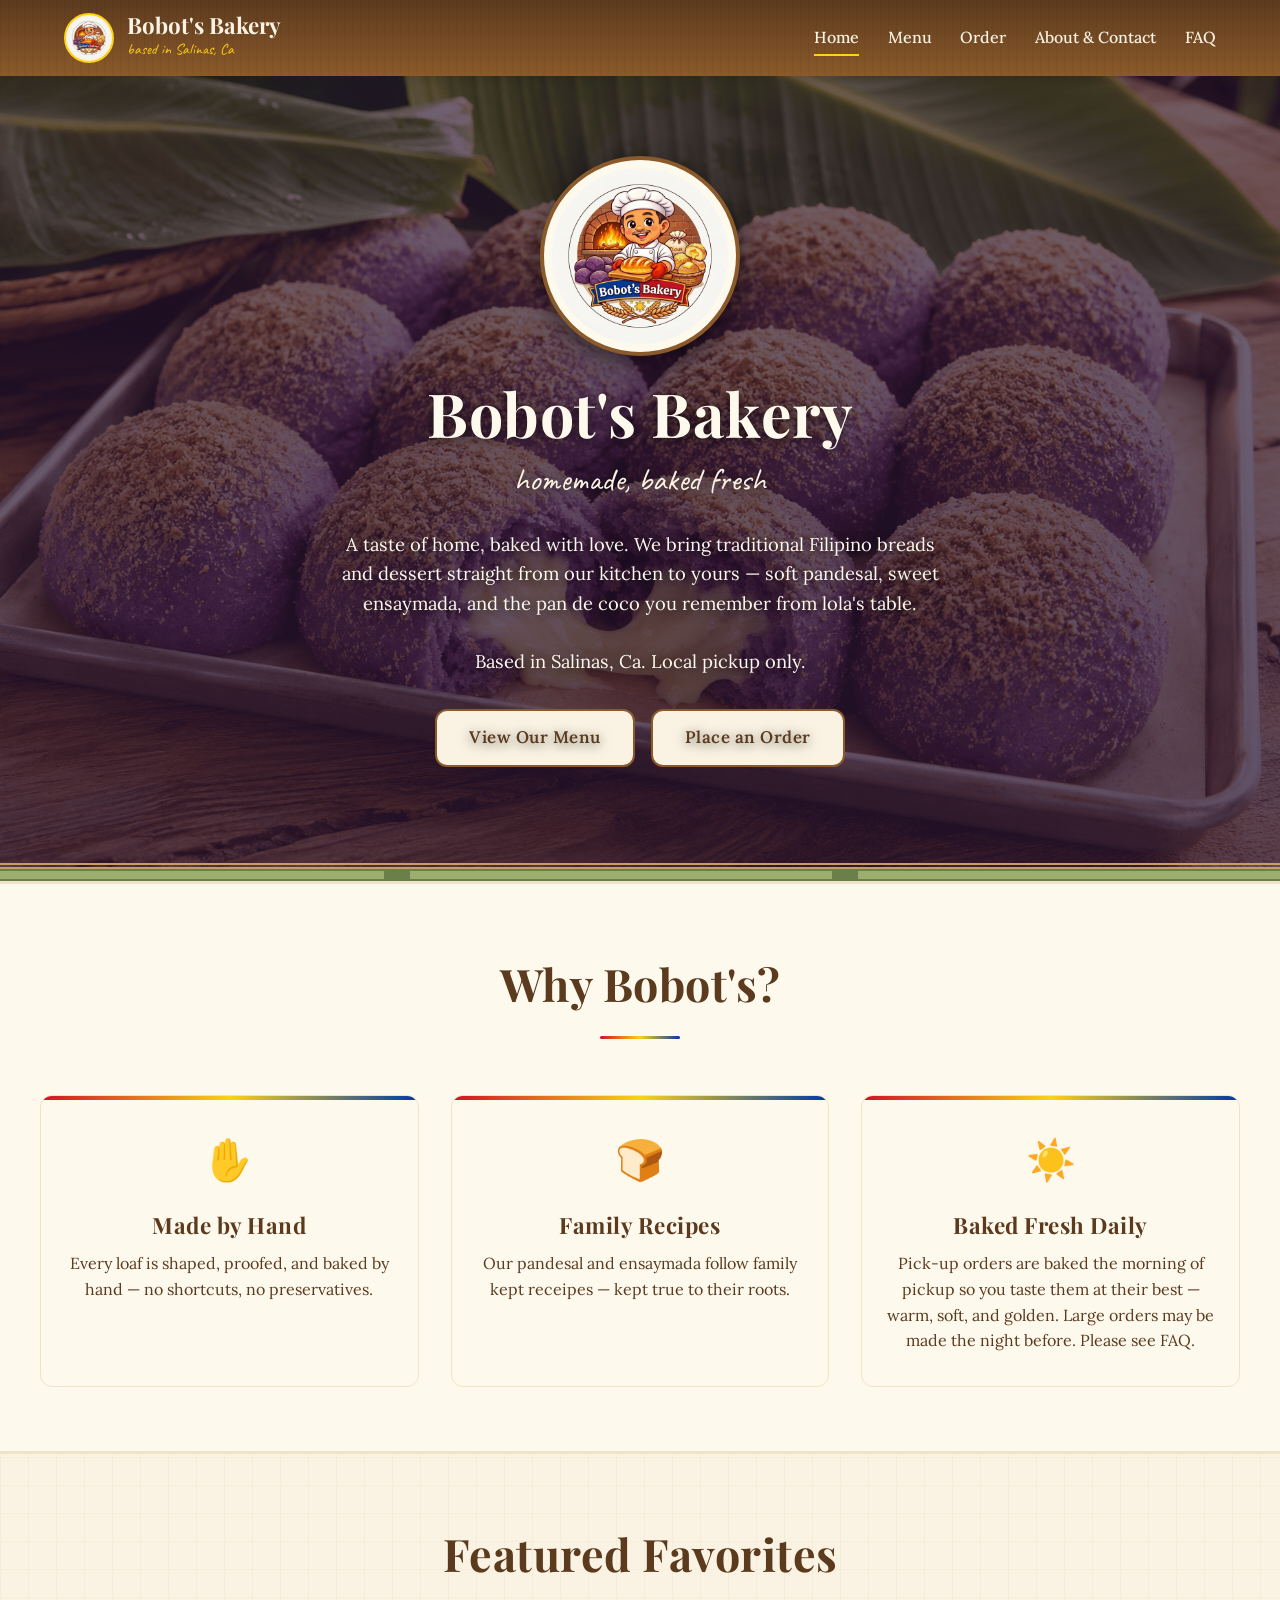
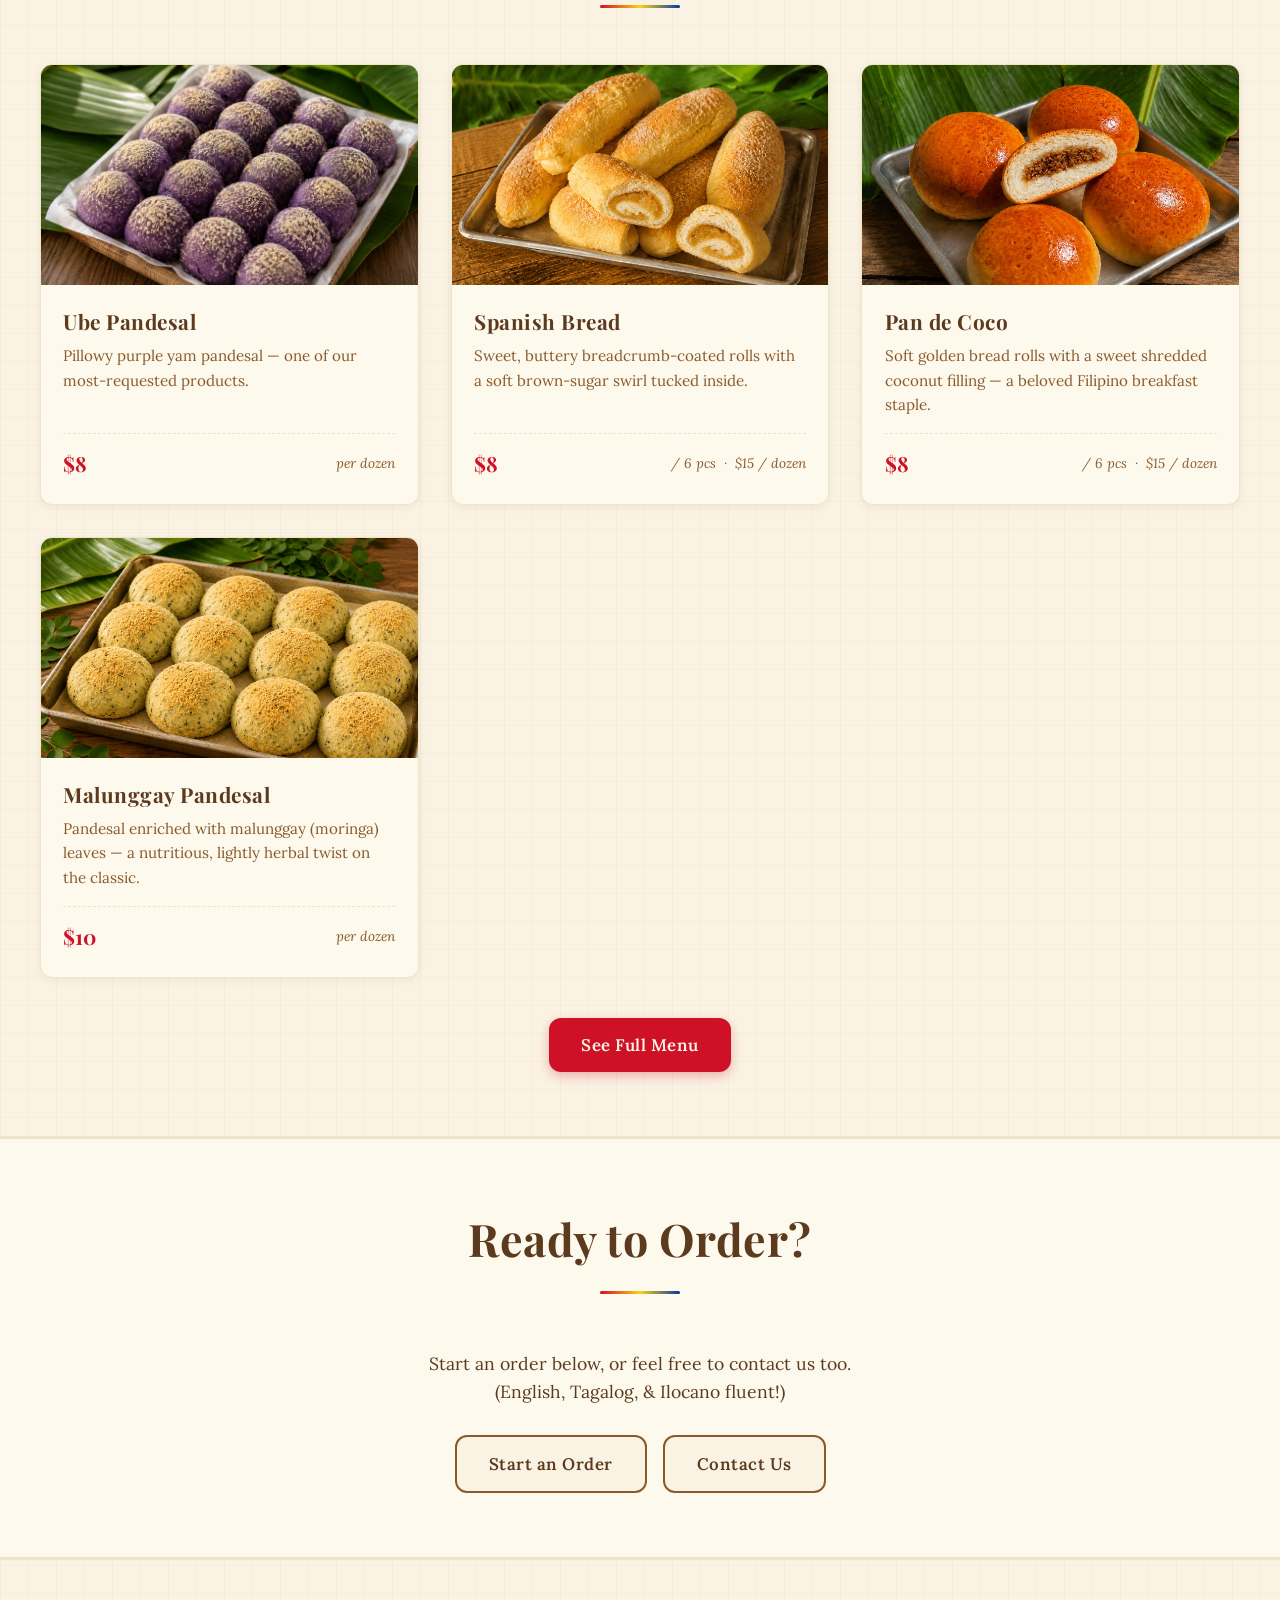
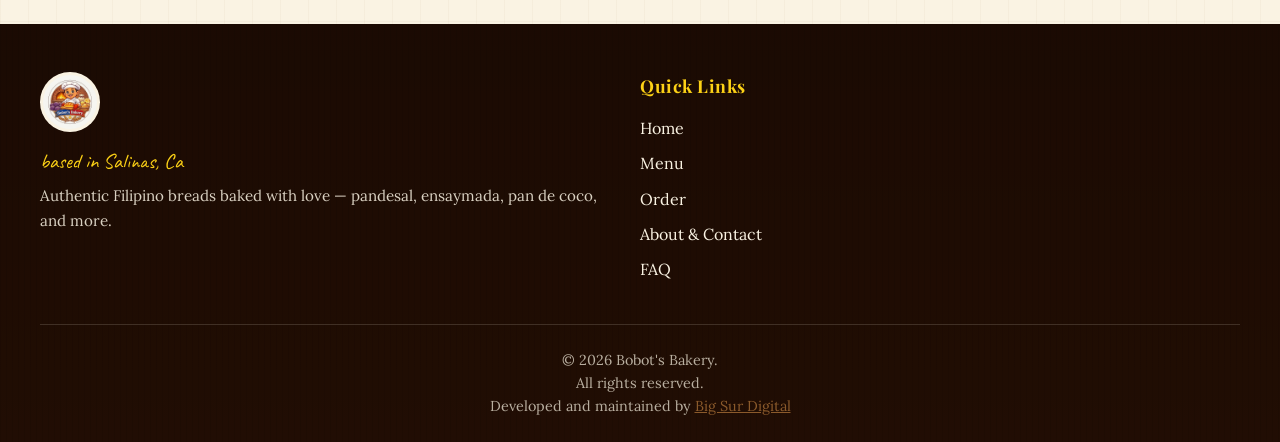
<file: index.html>
<!DOCTYPE html>
<html lang="en">
<head>
  <meta charset="UTF-8">
  <meta name="viewport" content="width=device-width, initial-scale=1.0">
  <title>Filipino Bakery in Salinas, CA | Fresh Pandesal & Ube Bread</title>
  <meta name="description" content="Authentic Filipino bakery in Salinas, California serving Filipino food and desserts. Pandesal, ensaymada, spanish bread, and pan de coco.">
  <link rel="icon" type="image/svg+xml" href="images/logo.png">
  <link href="https://fonts.googleapis.com/css2?family=Playfair+Display:wght@400;700&family=Lora:wght@400;500;600&family=Caveat:wght@400;700&display=swap" rel="stylesheet">
  <link rel="stylesheet" href="styles.css">
  <script type="application/ld+json">
  {
    "@context": "https://schema.org",
    "@type": "Bakery",
    "name": "Bobots Bakery",
    "image": "https://bobotsbakery.com/images/logo.png",
    "address": {
      "@type": "PostalAddress",
      "addressLocality": "Salinas",
      "addressRegion": "CA",
      "addressCountry": "US"
    },
    "servesCuisine": "Filipino",
    "url": "https://bobotsbakery.com"
  }
</script>
</head>

<!-- Google tag (gtag.js) -->
<script async src="https://www.googletagmanager.com/gtag/js?id=G-KLWZS8LQX0"></script>
<script>
  window.dataLayer = window.dataLayer || [];
  function gtag(){dataLayer.push(arguments);}
  gtag('js', new Date());

  gtag('config', 'G-KLWZS8LQX0');
</script>

<body>
  <header class="site-header">
    <div class="nav-container">
      <a href="index.html" class="brand">
        <img src="images/logo.png" alt="Bobot's Bakery logo">
        <div class="brand-text">
          <span class="brand-name">Bobot's Bakery</span>
          <span class="brand-sub">based in Salinas, Ca</span>
        </div>
      </a>
      <button class="nav-toggle" aria-label="Toggle navigation">&#9776;</button>
      <ul class="nav-links">
        <li><a href="index.html" class="active">Home</a></li>
        <li><a href="menu.html">Menu</a></li>
        <li><a href="order.html">Order</a></li>
        <li><a href="contact.html">About &amp; Contact</a></li>
        <li><a href="faq.html">FAQ</a></li>
      </ul>
    </div>
  </header>

  <main>
    <section class="hero hero-home">
      <div class="hero-inner">
        <img src="images/logo.png" alt="Bobot's Bakery" class="hero-logo">
        <h1>Bobot's Bakery</h1>
        <p class="tagline">homemade, baked fresh</p>
        <p class="lead">
          A taste of home, baked with love. We bring traditional Filipino breads
          and dessert straight from our kitchen to yours — soft pandesal, sweet ensaymada,
          and the pan de coco you remember from lola's table.
          <br><br>
          Based in Salinas, Ca. Local pickup only.
        </p>
        <div class="btn-row">
          <a href="menu.html" class="btn btn-secondary">View Our Menu</a>
          <a href="order.html" class="btn btn-secondary">Place an Order</a>
        </div>
      </div>
    </section>

    <div class="bamboo-divider"></div>

    <section class="section-alt">
      <div class="container">
        <h2 class="section-title">Why Bobot's?</h2>
        <div class="featured-grid">
          <div class="feature-card">
            <div class="feature-icon">&#9995;</div>
            <h3>Made by Hand</h3>
            <p>Every loaf is shaped, proofed, and baked by hand — no shortcuts, no preservatives.</p>
          </div>
          <div class="feature-card">
            <div class="feature-icon">&#127838;</div>
            <h3>Family Recipes</h3>
            <p>Our pandesal and ensaymada follow family kept receipes — kept true to their roots.</p>
          </div>
          <div class="feature-card">
            <div class="feature-icon">&#9728;&#65039;</div>
            <h3>Baked Fresh Daily</h3>
            <p>Pick-up orders are baked the morning of pickup so you taste them at their best — warm, soft, and golden. Large orders may be made the night before. Please see FAQ.</p>
          </div>
        </div>
      </div>
    </section>

    <section>
      <div class="container">
        <h2 class="section-title">Featured Favorites</h2>
        <div class="menu-grid">

          <article class="menu-item">
            <div class="menu-item-img">
              <img src="images/ubepandesal2.png" alt="Ube Pandesal placeholder">
            </div>
            <div class="menu-item-body">
              <h3>Ube Pandesal</h3>
              <p class="menu-item-desc">Pillowy purple yam pandesal — one of our most-requested products.</p>
              <div class="menu-item-price">
                <span class="price-amount">$8</span>
                <span class="price-unit">per dozen</span>
              </div>
            </div>
          </article>
          
          <article class="menu-item">
            <div class="menu-item-img">
              <img src="images/spanish2.png" alt="Spanish Bread placeholder">
            </div>
            <div class="menu-item-body">
              <h3>Spanish Bread</h3>
              <p class="menu-item-desc">Sweet, buttery breadcrumb-coated rolls with a soft brown-sugar swirl tucked inside.</p>
              <div class="menu-item-price">
                <span class="price-amount">$8</span>
                <span class="price-unit">/ 6 pcs &nbsp;·&nbsp; $15 / dozen</span>
              </div>
            </div>
          </article>

          <article class="menu-item">
            <div class="menu-item-img">
              <img src="images/coco2.png" alt="Pan de coco placeholder">
            </div>
            <div class="menu-item-body">
              <h3>Pan de Coco</h3>
              <p class="menu-item-desc">Soft golden bread rolls with a sweet shredded coconut filling — a beloved Filipino breakfast staple.</p>
              <div class="menu-item-price">
                <span class="price-amount">$8</span>
                <span class="price-unit">/ 6 pcs &nbsp;·&nbsp; $15 / dozen</span>
              </div>
            </div>
          </article>

          <article class="menu-item">
            <div class="menu-item-img">
              <img src="images/mal3.png"  alt="Malunggay placeholder">
            </div>
            <div class="menu-item-body">
              <h3>Malunggay Pandesal</h3>
              <p class="menu-item-desc">Pandesal enriched with malunggay (moringa) leaves — a nutritious, lightly herbal twist on the classic.</p>
             <div class="menu-item-price">
                <span class="price-amount">$10</span>
                <span class="price-unit">per dozen</span>
              </div>
            </div>
          </article>

        </div>
        <div style="text-align:center; margin-top:2.5rem;">
          <a href="menu.html" class="btn btn-primary">See Full Menu</a>
        </div>
      </div>
    </section>

    <section class="section-alt">
      <div class="container" style="text-align:center; max-width:700px;">
        <h2 class="section-title">Ready to Order?</h2>
        <p style="font-size:1.1rem; margin-bottom:1.8rem;">
          Start an order below, or feel free to contact us too.<br>(English, Tagalog, & Ilocano fluent!)
        </p>
        <div class="btn-row">
          <a href="order.html" class="btn btn-secondary">Start an Order</a>
          <a href="contact.html" class="btn btn-secondary">Contact Us</a>
        </div>
      </div>
    </section>
  </main>

  <footer class="site-footer">
    <div class="footer-grid">
      <div class="footer-brand">
        <img src="images/logo.png" alt="Bobot's Bakery">
        <p style="font-family: var(--font-accent); font-size:1.3rem; color: var(--flag-yellow); margin-bottom:0.4rem;">based in Salinas, Ca</p>
        <p style="font-size:0.95rem; opacity:0.85;">Authentic Filipino breads baked with love — pandesal, ensaymada, pan de coco, and more.</p>
      </div>
      <div>
        <h4>Quick Links</h4>
        <ul>
          <li><a href="index.html">Home</a></li>
          <li><a href="menu.html">Menu</a></li>
          <li><a href="order.html">Order</a></li>
          <li><a href="contact.html">About &amp; Contact</a></li>
          <li><a href="faq.html">FAQ</a></li>
        </ul>
      </div>

    </div>
    <div class="footer-bottom">
      &copy; <span id="year">2026</span> Bobot's Bakery.<br>All rights reserved.
      <br>Developed and maintained by <a href="https://big-sur.digital/"><u>Big Sur Digital</u></a>
    </div>
  </footer>

  <script src="config.js"></script>
  <script src="script.js"></script>
</body>
</html>
</file>
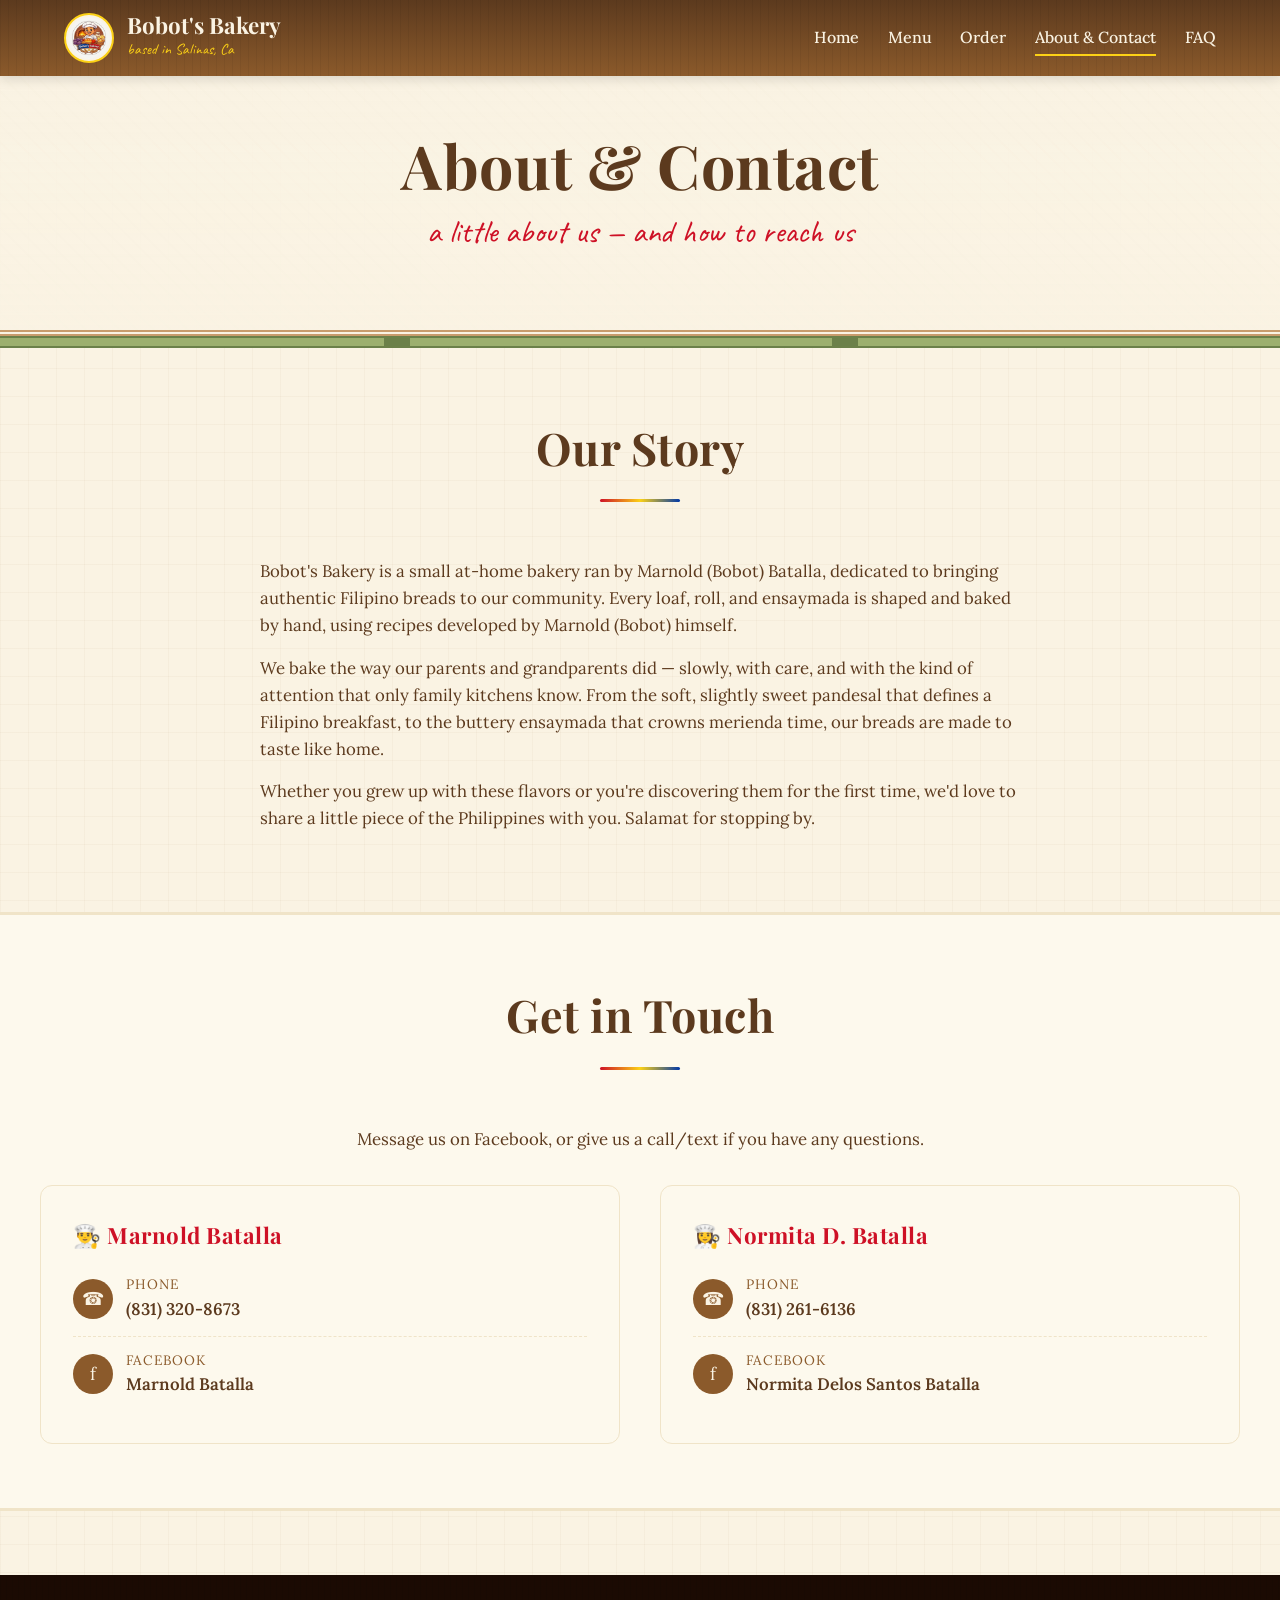
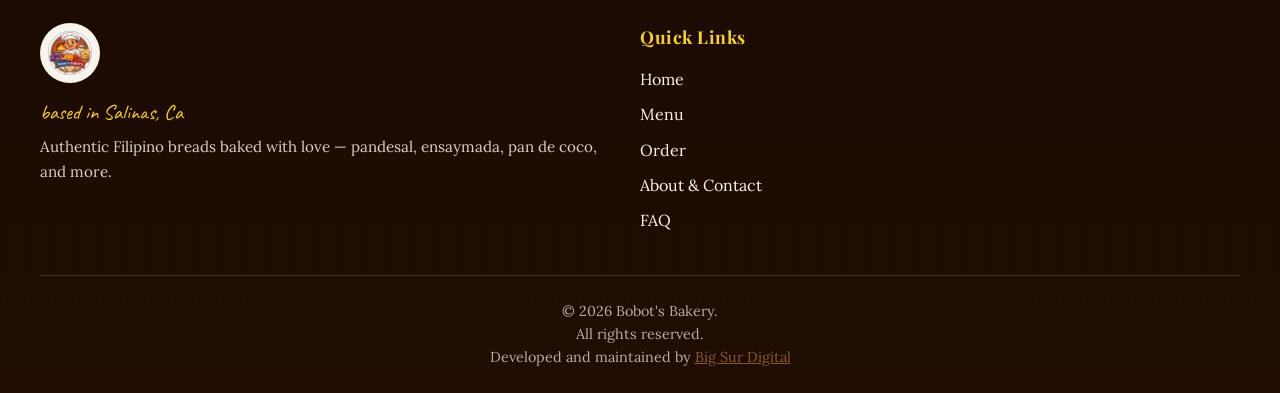
<file: contact.html>
<!DOCTYPE html>
<html lang="en">
<head>
  <meta charset="UTF-8">
  <meta name="viewport" content="width=device-width, initial-scale=1.0">
  <title>About &amp; Contact — Bobot's Bakery</title>
  <meta name="description" content="Get in touch with Bobot's Bakery — message Marnold or Normita Batalla on Facebook or call to place your order.">
  <link rel="icon" type="image/png" href="images/logo.png">
  <link href="https://fonts.googleapis.com/css2?family=Playfair+Display:wght@400;700&family=Lora:wght@400;500;600&family=Caveat:wght@400;700&display=swap" rel="stylesheet">
  <link rel="stylesheet" href="styles.css">
</head>
<!-- Google tag (gtag.js) -->
<script async src="https://www.googletagmanager.com/gtag/js?id=G-KLWZS8LQX0"></script>
<script>
  window.dataLayer = window.dataLayer || [];
  function gtag(){dataLayer.push(arguments);}
  gtag('js', new Date());

  gtag('config', 'G-KLWZS8LQX0');
</script>
<!-- Google tag (gtag.js) -->
<script async src="https://www.googletagmanager.com/gtag/js?id=G-KLWZS8LQX0"></script>
<script>
  window.dataLayer = window.dataLayer || [];
  function gtag(){dataLayer.push(arguments);}
  gtag('js', new Date());

  gtag('config', 'G-KLWZS8LQX0');
</script>

<body>
  <header class="site-header">
    <div class="nav-container">
      <a href="index.html" class="brand">
        <img src="images/logo.png" alt="Bobot's Bakery logo">
        <div class="brand-text">
          <span class="brand-name">Bobot's Bakery</span>
          <span class="brand-sub">based in Salinas, Ca</span>
        </div>
      </a>
      <button class="nav-toggle" aria-label="Toggle navigation">&#9776;</button>
      <ul class="nav-links">
        <li><a href="index.html">Home</a></li>
        <li><a href="menu.html">Menu</a></li>
        <li><a href="order.html">Order</a></li>
        <li><a href="contact.html" class="active">About &amp; Contact</a></li>
        <li><a href="faq.html">FAQ</a></li>
      </ul>
    </div>
  </header>

  <main>
    <section class="hero" style="padding: 3.5rem 1.5rem 3rem;">
      <div class="hero-inner">
        <h1>About &amp; Contact</h1>
        <p class="tagline">a little about us — and how to reach us</p>
      </div>
    </section>

    <div class="bamboo-divider"></div>

    <section>
      <div class="container">
        <h2 class="section-title">Our Story</h2>
        <div class="about-text" style="max-width:760px; margin:0 auto;">
          <p>
            Bobot's Bakery is a small at-home bakery ran by Marnold (Bobot) Batalla, dedicated to bringing authentic
            Filipino breads to our community. Every loaf, roll, and ensaymada is shaped
            and baked by hand, using recipes developed by Marnold (Bobot) himself.
          </p>
          <p>
            We bake the way our parents and grandparents did — slowly, with care,
            and with the kind of attention that only family kitchens know. From the
            soft, slightly sweet pandesal that defines a Filipino breakfast, to the
            buttery ensaymada that crowns merienda time, our breads are made to
            taste like home.
          </p>
          <p>
            Whether you grew up with these flavors or you're discovering them for
            the first time, we'd love to share a little piece of the Philippines
            with you. Salamat for stopping by.
          </p>
        </div>
      </div>
    </section>

    <section class="section-alt">
      <div class="container">
        <h2 class="section-title">Get in Touch</h2>
        <p style="text-align:center; margin-bottom:2rem; font-size:1.05rem;">
          Message us on Facebook, or give us a call/text if you have any questions.
        </p>

        <div class="contact-grid">

          <div class="contact-card">
            <h3>&#128104;&#8205;&#127859; Marnold Batalla</h3>

            <div class="contact-method">
              <div class="contact-icon">&#9742;</div>
              <div>
                <div class="contact-method-label">Phone</div>
                <a href="tel:+18313208673" class="contact-method-value">(831) 320-8673</a>
              </div>
            </div>

            <div class="contact-method">
              <div class="contact-icon">f</div>
              <div>
                <div class="contact-method-label">Facebook</div>
                <a href="https://www.facebook.com/" target="_blank" rel="noopener" class="contact-method-value">Marnold Batalla</a>
              </div>
            </div>
          </div>

          <div class="contact-card">
            <h3>&#128105;&#8205;&#127859; Normita D. Batalla</h3>

            <div class="contact-method">
              <div class="contact-icon">&#9742;</div>
              <div>
                <div class="contact-method-label">Phone</div>
                <a href="tel:+18312616136" class="contact-method-value">(831) 261-6136</a>
              </div>
            </div>

            <div class="contact-method">
              <div class="contact-icon">f</div>
              <div>
                <div class="contact-method-label">Facebook</div>
                <a href="https://www.facebook.com/" target="_blank" rel="noopener" class="contact-method-value">Normita Delos Santos Batalla</a>
              </div>
            </div>
          </div>

        </div>
      </div>
    </section>
  </main>

  <footer class="site-footer">
    <div class="footer-grid">
      <div class="footer-brand">
        <img src="images/logo.png" alt="Bobot's Bakery">
        <p style="font-family: var(--font-accent); font-size:1.3rem; color: var(--flag-yellow); margin-bottom:0.4rem;">based in Salinas, Ca</p>
        <p style="font-size:0.95rem; opacity:0.85;">Authentic Filipino breads baked with love — pandesal, ensaymada, pan de coco, and more.</p>
      </div>
      <div>
        <h4>Quick Links</h4>
        <ul>
          <li><a href="index.html">Home</a></li>
          <li><a href="menu.html">Menu</a></li>
          <li><a href="order.html">Order</a></li>
          <li><a href="contact.html">About &amp; Contact</a></li>
          <li><a href="faq.html">FAQ</a></li>
        </ul>
      </div>

    </div>
    <div class="footer-bottom">
      &copy; <span id="year">2026</span> Bobot's Bakery.<br>All rights reserved.
      <br>Developed and maintained by <a href="https://big-sur.digital/"><u>Big Sur Digital</u></a>
    </div>
  </footer>

  <script src="config.js"></script>
  <script src="script.js"></script>
</body>
</html>
</file>
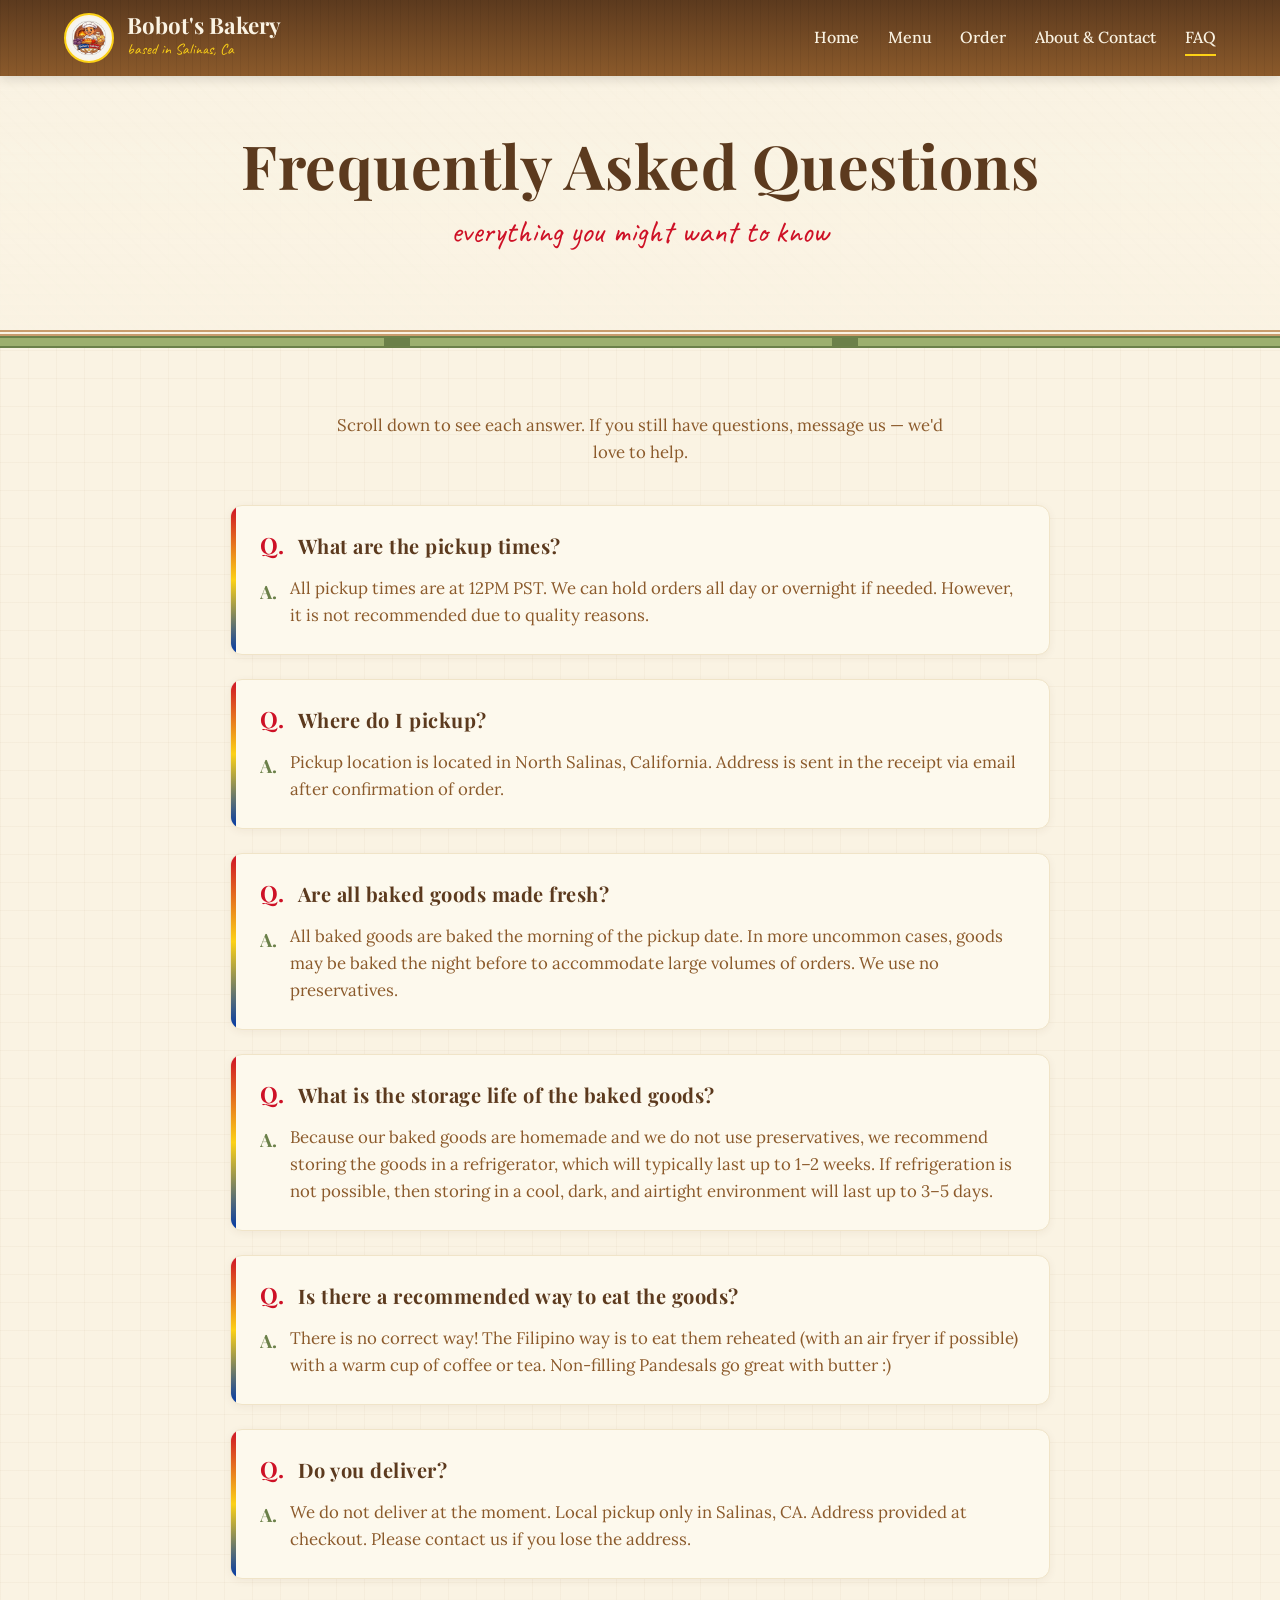
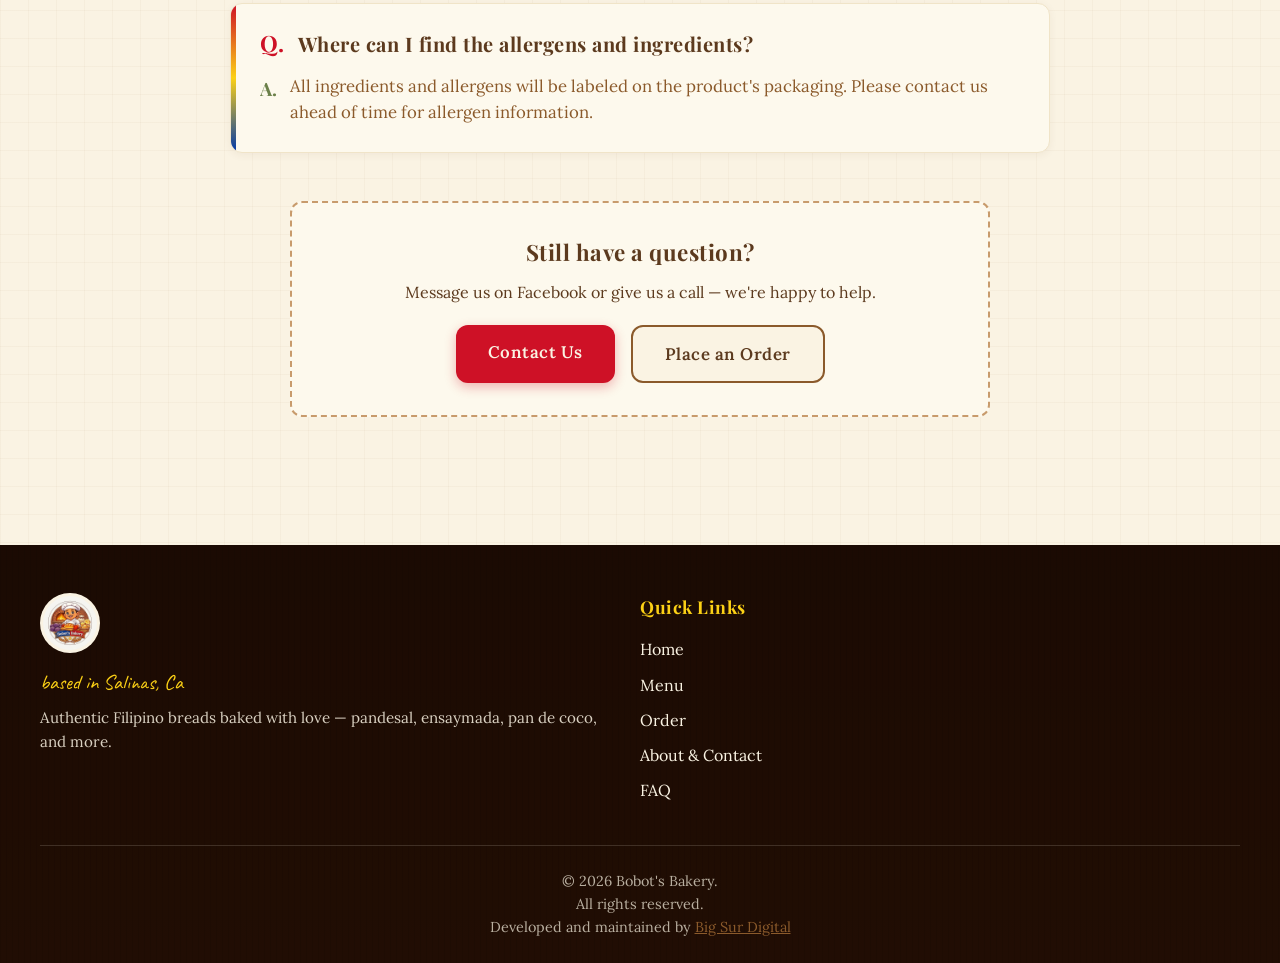
<file: faq.html>
<!DOCTYPE html>
<html lang="en" class="no-js">
<head>
  <meta charset="UTF-8">
  <meta name="viewport" content="width=device-width, initial-scale=1.0">
  <title>FAQ — Bobot's Bakery</title>
  <meta name="description" content="Answers to common questions about Bobot's Bakery — freshness, storage, allergens, pickup, and more.">
  <link rel="icon" type="image/png" href="images/logo.png">
  <link href="https://fonts.googleapis.com/css2?family=Playfair+Display:wght@400;700&family=Lora:wght@400;500;600&family=Caveat:wght@400;700&display=swap" rel="stylesheet">
  <link rel="stylesheet" href="styles.css">
  <script>document.documentElement.classList.remove('no-js');</script>
</head>

<!-- Google tag (gtag.js) -->
<script async src="https://www.googletagmanager.com/gtag/js?id=G-KLWZS8LQX0"></script>
<script>
  window.dataLayer = window.dataLayer || [];
  function gtag(){dataLayer.push(arguments);}
  gtag('js', new Date());

  gtag('config', 'G-KLWZS8LQX0');
</script>
<!-- Google tag (gtag.js) -->
<script async src="https://www.googletagmanager.com/gtag/js?id=G-KLWZS8LQX0"></script>
<script>
  window.dataLayer = window.dataLayer || [];
  function gtag(){dataLayer.push(arguments);}
  gtag('js', new Date());

  gtag('config', 'G-KLWZS8LQX0');
</script>
<body>
  <header class="site-header">
    <div class="nav-container">
      <a href="index.html" class="brand">
        <img src="images/logo.png" alt="Bobot's Bakery logo">
        <div class="brand-text">
          <span class="brand-name">Bobot's Bakery</span>
          <span class="brand-sub">based in Salinas, Ca</span>
        </div>
      </a>
      <button class="nav-toggle" aria-label="Toggle navigation">&#9776;</button>
      <ul class="nav-links">
        <li><a href="index.html">Home</a></li>
        <li><a href="menu.html">Menu</a></li>
        <li><a href="order.html">Order</a></li>
        <li><a href="contact.html">About &amp; Contact</a></li>
        <li><a href="faq.html" class="active">FAQ</a></li>
      </ul>
    </div>
  </header>

  <main>
    <section class="hero" style="padding: 3.5rem 1.5rem 3rem;">
      <div class="hero-inner">
        <h1>Frequently Asked Questions</h1>
        <p class="tagline">everything you might want to know</p>
      </div>
    </section>

    <div class="bamboo-divider"></div>

    <section>
      <div class="container">
        <p class="faq-intro">
          Scroll down to see each answer. If you still have questions, message us — we'd love to help.
        </p>

        <div class="faq-list" id="faqList">
         
          <article class="faq-item">
            <h3 class="faq-question">
              <span class="q-mark">Q.</span>
              <span>What are the pickup times?</span>
            </h3>
            <div class="faq-answer">
              <span class="a-mark">A.</span>
              <p>All pickup times are at 12PM PST. We can hold orders all day or overnight if needed. However, it is not recommended due to quality reasons.</p>
            </div>
          </article>

          <article class="faq-item">
            <h3 class="faq-question">
              <span class="q-mark">Q.</span>
              <span>Where do I pickup?</span>
            </h3>
            <div class="faq-answer">
              <span class="a-mark">A.</span>
              <p>Pickup location is located in North Salinas, California. Address is sent in the receipt via email after confirmation of order.</p>
            </div>
          </article>

          <article class="faq-item">
            <h3 class="faq-question">
              <span class="q-mark">Q.</span>
              <span>Are all baked goods made fresh?</span>
            </h3>
            <div class="faq-answer">
              <span class="a-mark">A.</span>
              <p>All baked goods are baked the morning of the pickup date. In more uncommon cases, goods may be baked the night before to accommodate large volumes of orders. We use no preservatives.</p>
            </div>
          </article>

          <article class="faq-item">
            <h3 class="faq-question">
              <span class="q-mark">Q.</span>
              <span>What is the storage life of the baked goods?</span>
            </h3>
            <div class="faq-answer">
              <span class="a-mark">A.</span>
              <p>Because our baked goods are homemade and we do not use preservatives, we recommend storing the goods in a refrigerator, which will typically last up to 1&ndash;2 weeks. If refrigeration is not possible, then storing in a cool, dark, and airtight environment will last up to 3&ndash;5 days.</p>
            </div>
          </article>

          <article class="faq-item">
            <h3 class="faq-question">
              <span class="q-mark">Q.</span>
              <span>Is there a recommended way to eat the goods?</span>
            </h3>
            <div class="faq-answer">
              <span class="a-mark">A.</span>
              <p>There is no correct way! The Filipino way is to eat them reheated (with an air fryer if possible) with a warm cup of coffee or tea. Non-filling Pandesals go great with butter :)</p>
            </div>
          </article>

          <article class="faq-item">
            <h3 class="faq-question">
              <span class="q-mark">Q.</span>
              <span>Do you deliver?</span>
            </h3>
            <div class="faq-answer">
              <span class="a-mark">A.</span>
              <p>We do not deliver at the moment. Local pickup only in Salinas, CA. Address provided at checkout. Please contact us if you lose the address.</p>
            </div>
          </article>

          <article class="faq-item">
            <h3 class="faq-question">
              <span class="q-mark">Q.</span>
              <span>Where can I find the allergens and ingredients?</span>
            </h3>
            <div class="faq-answer">
              <span class="a-mark">A.</span>
              <p>All ingredients and allergens will be labeled on the product's packaging. Please contact us ahead of time for allergen information.</p>
            </div>
          </article>

        </div>

        <div class="faq-still-have-questions">
          <h3 style="margin-bottom:0.6rem;">Still have a question?</h3>
          <p style="margin-bottom:1.2rem;">Message us on Facebook or give us a call &mdash; we're happy to help.</p>
          <div class="btn-row">
            <a href="contact.html" class="btn btn-primary">Contact Us</a>
            <a href="order.html" class="btn btn-secondary">Place an Order</a>
          </div>
        </div>
      </div>
    </section>
  </main>

  <footer class="site-footer">
    <div class="footer-grid">
      <div class="footer-brand">
        <img src="images/logo.png" alt="Bobot's Bakery">
        <p style="font-family: var(--font-accent); font-size:1.3rem; color: var(--flag-yellow); margin-bottom:0.4rem;">based in Salinas, Ca</p>
        <p style="font-size:0.95rem; opacity:0.85;">Authentic Filipino breads baked with love &mdash; pandesal, ensaymada, pan de coco, and more.</p>
      </div>
      <div>
        <h4>Quick Links</h4>
        <ul>
          <li><a href="index.html">Home</a></li>
          <li><a href="menu.html">Menu</a></li>
          <li><a href="order.html">Order</a></li>
          <li><a href="contact.html">About &amp; Contact</a></li>
          <li><a href="faq.html">FAQ</a></li>
        </ul>
      </div>

    </div>
    <div class="footer-bottom">
      &copy; <span id="year">2026</span> Bobot's Bakery.<br>All rights reserved.
      <br>Developed and maintained by <a href="https://big-sur.digital/"><u>Big Sur Digital</u></a>
    </div>
  </footer>

  <script src="config.js"></script>
  <script src="script.js"></script>
</body>
</html>
</file>
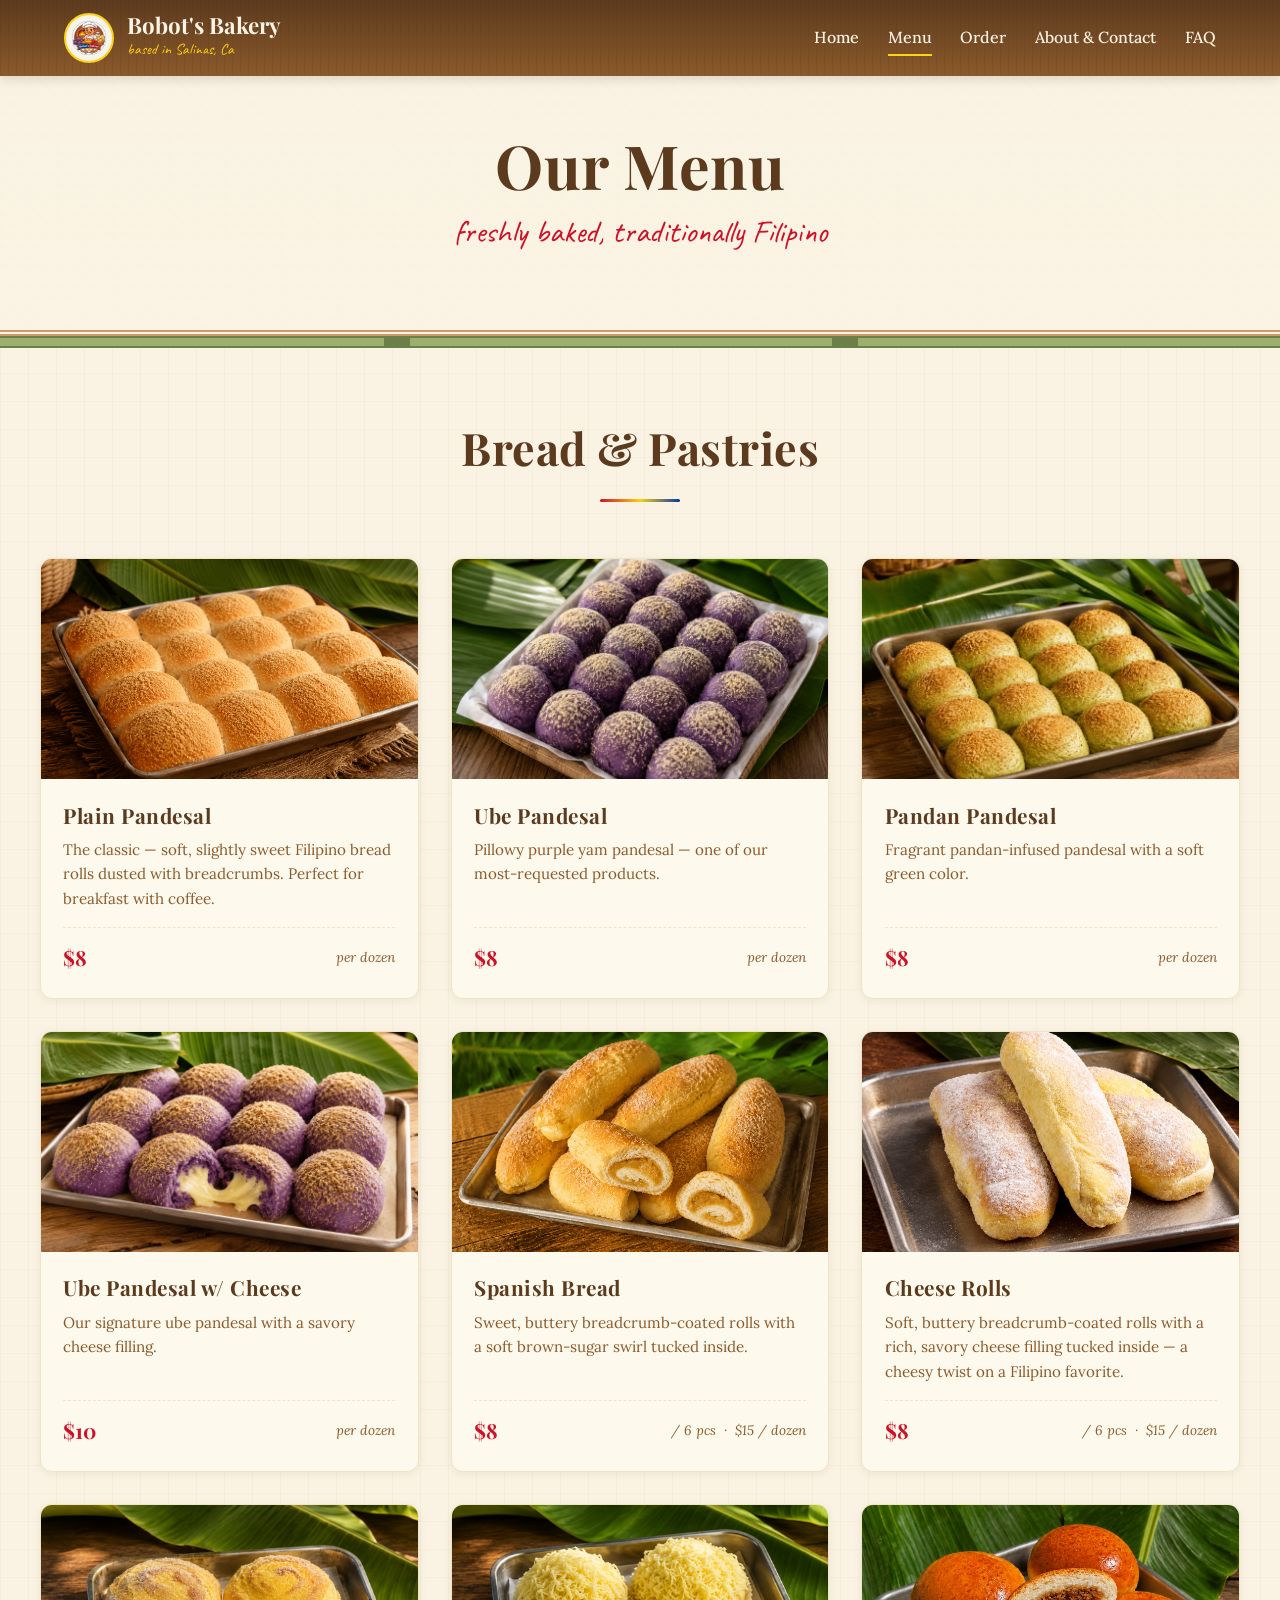
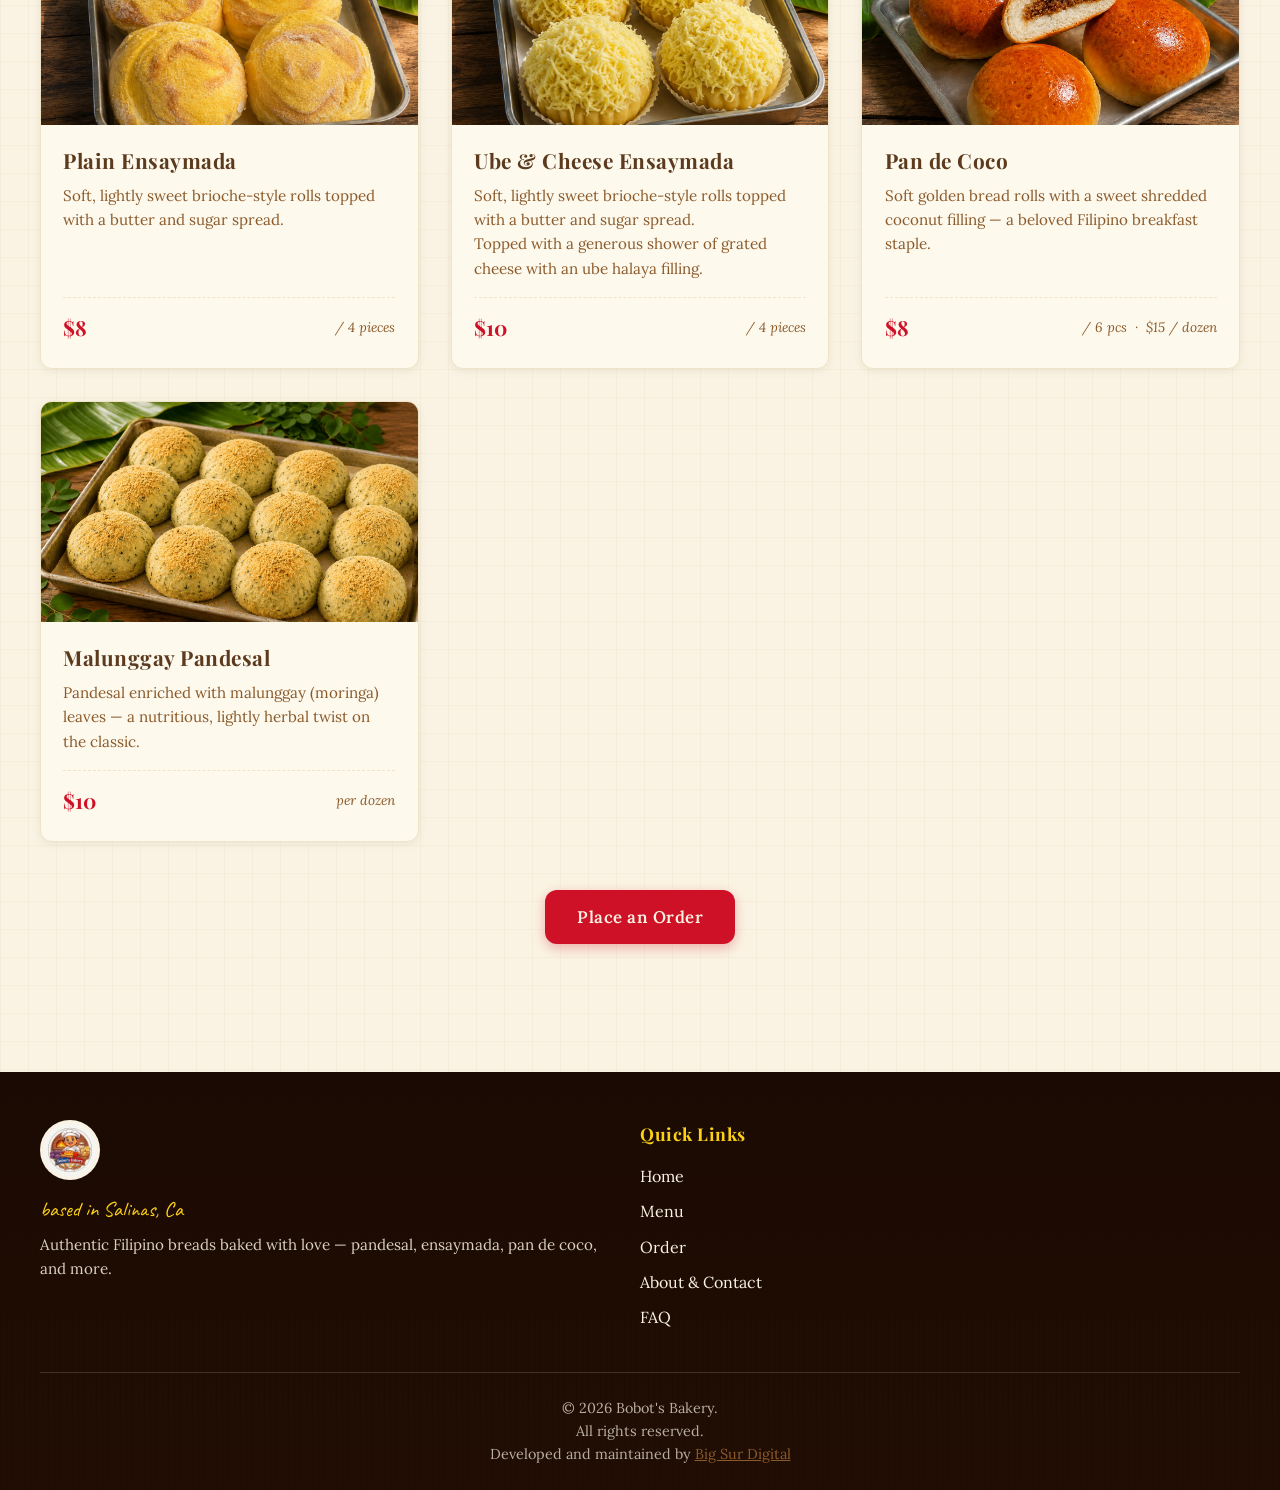
<file: menu.html>
<!DOCTYPE html>
<html lang="en">
<head>
  <meta charset="UTF-8">
  <meta name="viewport" content="width=device-width, initial-scale=1.0">
  <title>Menu — Bobot's Bakery</title>
  <meta name="description" content="Our full menu of Filipino food and desserts — pandesal, ensaymada, spanish bread, pan de coco, and more.">
  <link rel="icon" type="image/png" href="images/logo.png">
  <link href="https://fonts.googleapis.com/css2?family=Playfair+Display:wght@400;700&family=Lora:wght@400;500;600&family=Caveat:wght@400;700&display=swap" rel="stylesheet">
  <link rel="stylesheet" href="styles.css">
</head>

<!-- Google tag (gtag.js) -->
<script async src="https://www.googletagmanager.com/gtag/js?id=G-KLWZS8LQX0"></script>
<script>
  window.dataLayer = window.dataLayer || [];
  function gtag(){dataLayer.push(arguments);}
  gtag('js', new Date());

  gtag('config', 'G-KLWZS8LQX0');
</script>

<body>
  <header class="site-header">
    <div class="nav-container">
      <a href="index.html" class="brand">
        <img src="images/logo.png" alt="Bobot's Bakery logo">
        <div class="brand-text">
          <span class="brand-name">Bobot's Bakery</span>
          <span class="brand-sub">based in Salinas, Ca</span>
        </div>
      </a>
      <button class="nav-toggle" aria-label="Toggle navigation">&#9776;</button>
      <ul class="nav-links">
        <li><a href="index.html">Home</a></li>
        <li><a href="menu.html" class="active">Menu</a></li>
        <li><a href="order.html">Order</a></li>
        <li><a href="contact.html">About &amp; Contact</a></li>
         <li><a href="faq.html">FAQ</a></li>
      </ul>
    </div>
  </header>

  <main>
    <section class="hero" style="padding: 3.5rem 1.5rem 3rem;">
      <div class="hero-inner">
        <h1>Our Menu</h1>
        <p class="tagline">freshly baked, traditionally Filipino</p>
      </div>
    </section>

    <div class="bamboo-divider"></div>

    <section>
      <div class="container">
        <h2 class="section-title">Bread &amp; Pastries</h2>
        <div class="menu-grid">

          <article class="menu-item">
            <div class="menu-item-img">
              <img src="images/plain2.png" alt="Plain Pandesal placeholder">
            </div>
            <div class="menu-item-body">
              <h3>Plain Pandesal</h3>
              <p class="menu-item-desc">The classic — soft, slightly sweet Filipino bread rolls dusted with breadcrumbs. Perfect for breakfast with coffee.</p>
              <div class="menu-item-price">
                <span class="price-amount">$8</span>
                <span class="price-unit">per dozen</span>
              </div>
            </div>
          </article>

          <article class="menu-item">
            <div class="menu-item-img">
              <img src="images/ubepandesal2.png" alt="Ube Pandesal placeholder">
            </div>
            <div class="menu-item-body">
              <h3>Ube Pandesal</h3>
              <p class="menu-item-desc">Pillowy purple yam pandesal — one of our most-requested products.</p>
              <div class="menu-item-price">
                <span class="price-amount">$8</span>
                <span class="price-unit">per dozen</span>
              </div>
            </div>
          </article>

          <article class="menu-item">
            <div class="menu-item-img">
              <img src="images/pandan2.png" alt="Pandan Pandesal placeholder">
            </div>
            <div class="menu-item-body">
              <h3>Pandan Pandesal</h3>
              <p class="menu-item-desc">Fragrant pandan-infused pandesal with a soft green color.</p>
              <div class="menu-item-price">
                <span class="price-amount">$8</span>
                <span class="price-unit">per dozen</span>
              </div>
            </div>
          </article>

          <article class="menu-item">
            <div class="menu-item-img">
              <img src="images/ubepancheese.png" alt="Ube Pandesal with Cheese placeholder">
            </div>
            <div class="menu-item-body">
              <h3>Ube Pandesal w/ Cheese</h3>
              <p class="menu-item-desc">Our signature ube pandesal with a savory cheese filling.</p>
              <div class="menu-item-price">
                <span class="price-amount">$10</span>
                <span class="price-unit">per dozen</span>
              </div>
            </div>
          </article>

          <article class="menu-item">
            <div class="menu-item-img">
              <img src="images/spanish2.png" alt="Spanish Bread placeholder">
            </div>
            <div class="menu-item-body">
              <h3>Spanish Bread</h3>
              <p class="menu-item-desc">Sweet, buttery breadcrumb-coated rolls with a soft brown-sugar swirl tucked inside.</p>
              <div class="menu-item-price">
                <span class="price-amount">$8</span>
                <span class="price-unit">/ 6 pcs &nbsp;·&nbsp; $15 / dozen</span>
              </div>
            </div>
          </article>

          <article class="menu-item">
            <div class="menu-item-img">
              <img src="images/cheese-roll.png" alt="Cheese Rolls placeholder">
            </div>
            <div class="menu-item-body">
              <h3>Cheese Rolls</h3>
              <p class="menu-item-desc">Soft, buttery breadcrumb-coated rolls with a rich, savory cheese filling tucked inside — a cheesy twist on a Filipino favorite.</p>
              <div class="menu-item-price">
                <span class="price-amount">$8</span>
                <span class="price-unit">/ 6 pcs &nbsp;·&nbsp; $15 / dozen</span>
              </div>
            </div>
          </article>

          <article class="menu-item">
            <div class="menu-item-img">
              <img src="images/ensay1.png" alt="Plain Ensaymada placeholder">
            </div>
            <div class="menu-item-body">
              <h3>Plain Ensaymada</h3>
              <p class="menu-item-desc">Soft, lightly sweet brioche-style rolls topped with a butter and sugar spread.</p>
              <div class="menu-item-price">
                <span class="price-amount">$8</span>
                <span class="price-unit">/ 4 pieces</span>
              </div>
            </div>
          </article>

          <article class="menu-item">
            <div class="menu-item-img">
              <img src="images/ensay2.png" alt="Ube &amp; Cheese Ensaymada placeholder">

            </div>
            <div class="menu-item-body">
              <h3>Ube &amp; Cheese Ensaymada</h3>
              <p class="menu-item-desc">Soft, lightly sweet brioche-style rolls topped with a butter and sugar spread.<br>
                Topped with a generous shower of grated cheese with an ube halaya filling.</p>
              <div class="menu-item-price">
                <span class="price-amount">$10</span>
                <span class="price-unit">/ 4 pieces</span>
              </div>
            </div>
          </article>

          <article class="menu-item">
            <div class="menu-item-img">
              <img src="images/coco2.png" alt="Pan de coco placeholder">
            </div>
            <div class="menu-item-body">
              <h3>Pan de Coco</h3>
              <p class="menu-item-desc">Soft golden bread rolls with a sweet shredded coconut filling — a beloved Filipino breakfast staple.</p>
              <div class="menu-item-price">
                <span class="price-amount">$8</span>
                <span class="price-unit">/ 6 pcs &nbsp;·&nbsp; $15 / dozen</span>
              </div>
            </div>
          </article>

          <article class="menu-item">
            <div class="menu-item-img">
              <img src="images/mal3.png" alt="Malunggay placeholder">
            </div>
            <div class="menu-item-body">
              <h3>Malunggay Pandesal</h3>
              <p class="menu-item-desc">Pandesal enriched with malunggay (moringa) leaves — a nutritious, lightly herbal twist on the classic.</p>
             <div class="menu-item-price">
                <span class="price-amount">$10</span>
                <span class="price-unit">per dozen</span>
              </div>
            </div>
          </article>

        </div>

        <div style="text-align:center; margin-top:3rem;">
          <a href="order.html" class="btn btn-primary">Place an Order</a>
        </div>

      </div>
    </section>
  </main>

  <footer class="site-footer">
    <div class="footer-grid">
      <div class="footer-brand">
        <img src="images/logo.png" alt="Bobot's Bakery">
        <p style="font-family: var(--font-accent); font-size:1.3rem; color: var(--flag-yellow); margin-bottom:0.4rem;">based in Salinas, Ca</p>
        <p style="font-size:0.95rem; opacity:0.85;">Authentic Filipino breads baked with love — pandesal, ensaymada, pan de coco, and more.</p>
      </div>
      <div>
        <h4>Quick Links</h4>
        <ul>
          <li><a href="index.html">Home</a></li>
          <li><a href="menu.html">Menu</a></li>
          <li><a href="order.html">Order</a></li>
          <li><a href="contact.html">About &amp; Contact</a></li>
          <li><a href="faq.html">FAQ</a></li>
        </ul>
      </div>

    </div>
    <div class="footer-bottom">
      &copy; <span id="year">2026</span> Bobot's Bakery.<br>All rights reserved.
      <br>Developed and maintained by <a href="https://big-sur.digital/"><u>Big Sur Digital</u></a>
    </div>
  </footer>

  <script src="config.js"></script>
  <script src="script.js"></script>
</body>
</html>
</file>
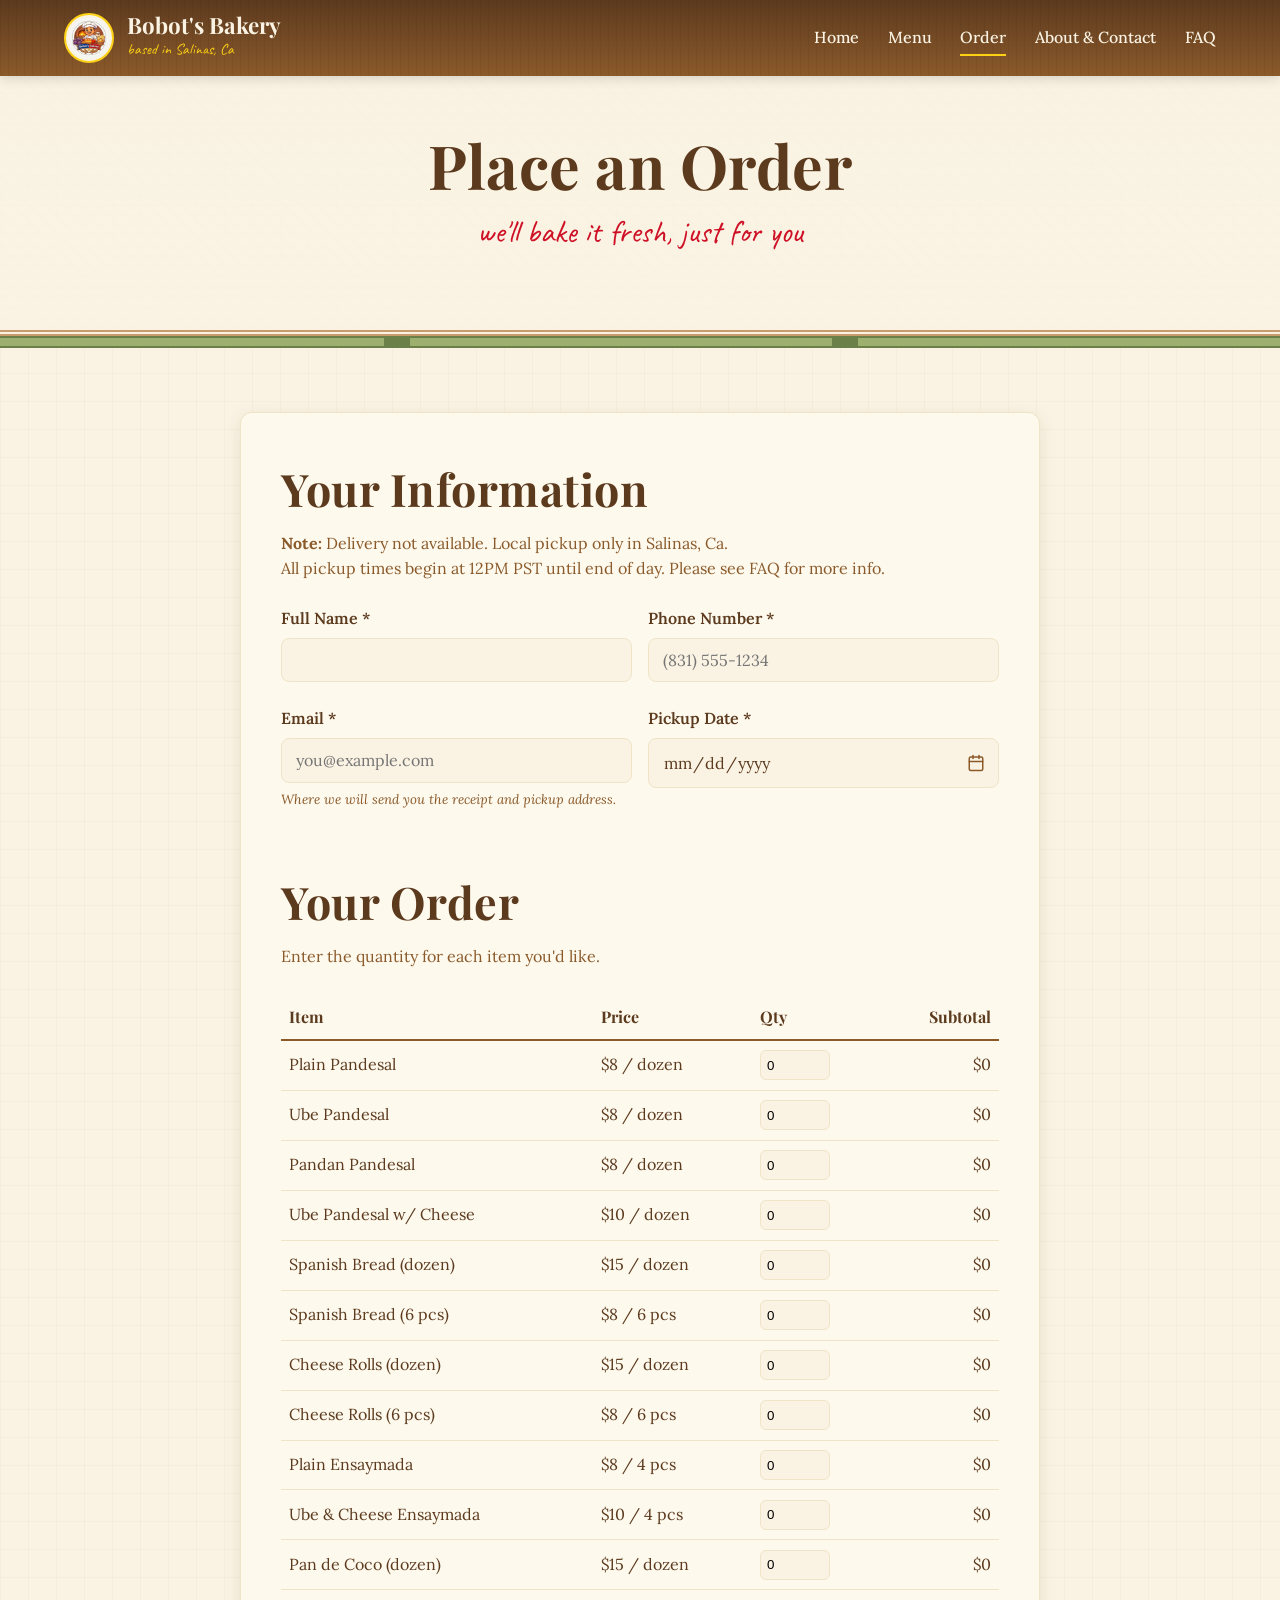
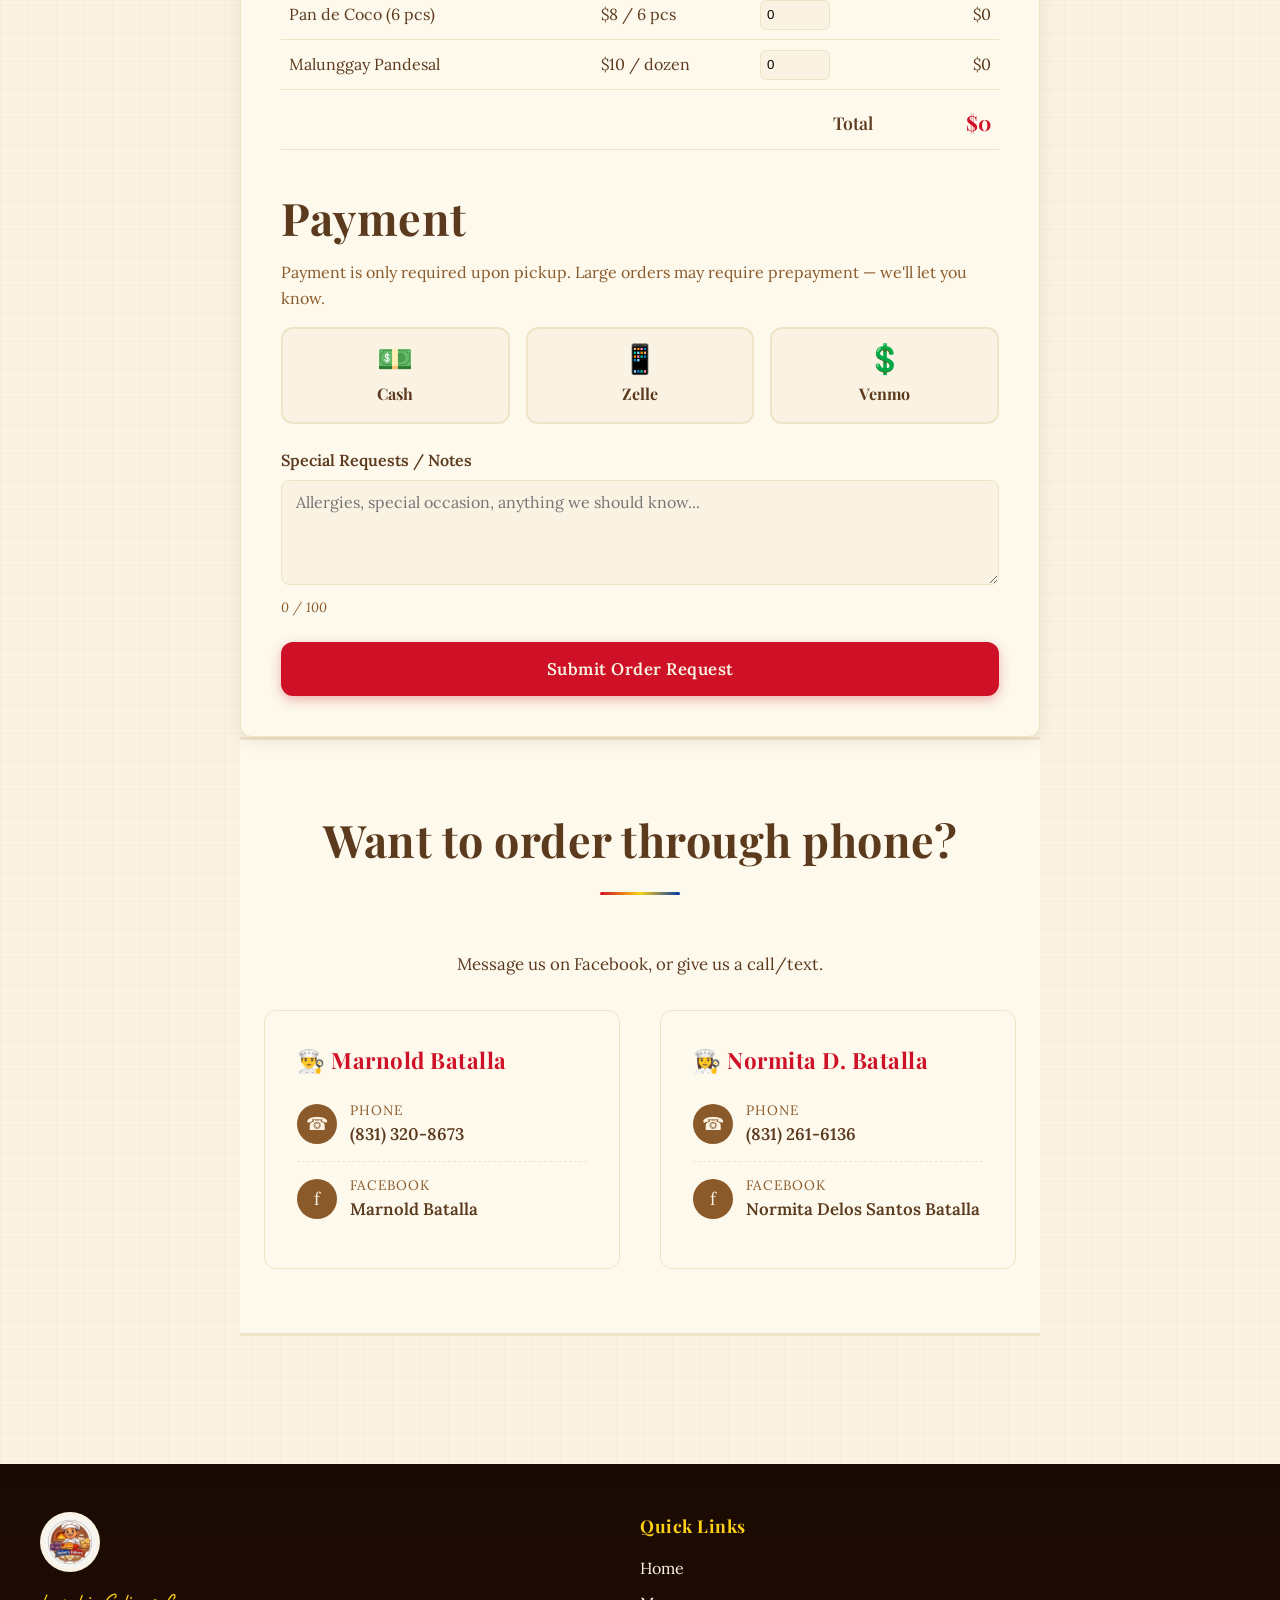
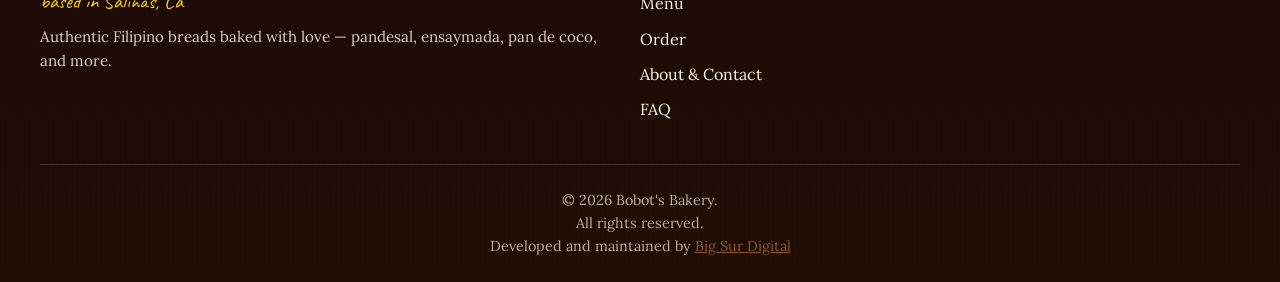
<file: order.html>
<!DOCTYPE html>
<html lang="en">
<head>
  <meta charset="UTF-8">
  <meta name="viewport" content="width=device-width, initial-scale=1.0">
  <title>Order — Bobot's Bakery</title>
  <meta name="description" content="Place an order with Bobot's Bakery — pickup orders of pandesal, ensaymada, and more.">
  <link rel="icon" type="image/png" href="images/logo.png">
  <link href="https://fonts.googleapis.com/css2?family=Playfair+Display:wght@400;700&family=Lora:wght@400;500;600&family=Caveat:wght@400;700&display=swap" rel="stylesheet">
  <link rel="stylesheet" href="styles.css?v=3">
</head>
<!-- Google tag (gtag.js) -->
<script async src="https://www.googletagmanager.com/gtag/js?id=G-KLWZS8LQX0"></script>
<script>
  window.dataLayer = window.dataLayer || [];
  function gtag(){dataLayer.push(arguments);}
  gtag('js', new Date());

  gtag('config', 'G-KLWZS8LQX0');
</script>
<body>
  <header class="site-header">
    <div class="nav-container">
      <a href="index.html" class="brand">
        <img src="images/logo.png" alt="Bobot's Bakery logo">
        <div class="brand-text">
          <span class="brand-name">Bobot's Bakery</span>
          <span class="brand-sub">based in Salinas, Ca</span>
        </div>
      </a>
      <button class="nav-toggle" aria-label="Toggle navigation">&#9776;</button>
      <ul class="nav-links">
        <li><a href="index.html">Home</a></li>
        <li><a href="menu.html">Menu</a></li>
        <li><a href="order.html" class="active">Order</a></li>
        <li><a href="contact.html">About &amp; Contact</a></li>
        <li><a href="faq.html">FAQ</a></li>
      </ul>
    </div>
  </header>

  <main>
    <section class="hero" style="padding: 3.5rem 1.5rem 3rem;">
      <div class="hero-inner">
        <h1>Place an Order</h1>
        <p class="tagline">we'll bake it fresh, just for you</p>
      </div>
    </section>

    <div class="bamboo-divider"></div>

    <section>
      <div class="container order-wrapper">

        <!-- novalidate: disable the browser's native required-field tooltips
             (which are invisible behind the iOS soft keyboard) so script.js
             can show its own styled error messages consistently. -->
        <form class="order-form" id="orderForm" novalidate>

          <h2 style="margin-bottom:0.4rem;">Your Information</h2>
          <p style="color:var(--wood); margin-bottom:1.5rem;"><strong> Note:</strong> Delivery not available. Local pickup only in Salinas, Ca.<br>
            All pickup times begin at 12PM PST until end of day. Please see FAQ for more info. </p>

          <div class="form-row">
            <div class="form-group">
              <label for="name">Full Name *</label>
              <input type="text" id="name" name="name" maxlength="35" required>
            </div>
            <div class="form-group">
              <label for="phone">Phone Number *</label>
              <input type="tel" id="phone" name="phone" placeholder="(831) 555-1234" maxlength="20" inputmode="numeric" required>
            </div>
          </div>

          <div class="form-row">
            <div class="form-group">
              <label for="email">Email *</label>
              <input type="email" id="email" name="email" placeholder="you@example.com" maxlength="40" required>
              <small style="color:var(--wood); font-style:italic; display:block; margin-top:0.4rem;">
                Where we will send you the receipt and pickup address.
              </small>
            </div>
            <div class="form-group">
              <label for="pickupDate">Pickup Date *</label>
              <!-- `required` is intentionally omitted so the form still
                   submits when blank; script.js then shows a styled error
                   message matching the rest of the form's error UI. -->
              <input type="date" id="pickupDate" name="pickupDate">
            </div>
          </div>

          <h2 style="margin-top:2rem; margin-bottom:0.4rem;">Your Order</h2>
          <p style="color:var(--wood); margin-bottom:1.5rem;">Enter the quantity for each item you'd like.</p>

          <table class="order-items-table">
            <thead>
              <tr>
                <th>Item</th>
                <th>Price</th>
                <th>Qty</th>
                <th style="text-align:right;">Subtotal</th>
              </tr>
            </thead>
            <tbody id="orderItemsBody">
              <tr data-price="8" data-unit="dozen" data-key="plain_pandesal_dz">
                <td>Plain Pandesal</td>
                <td>$8 / dozen</td>
                <td><input type="number" min="0" max="5" value="0" class="qty"></td>
                <td class="subtotal" style="text-align:right;">$0</td>
              </tr>
              <tr data-price="8" data-unit="dozen" data-key="ube_pandesal_dz">
                <td>Ube Pandesal</td>
                <td>$8 / dozen</td>
                <td><input type="number" min="0" max="5" value="0" class="qty"></td>
                <td class="subtotal" style="text-align:right;">$0</td>
              </tr>
              <tr data-price="8" data-unit="dozen" data-key="pandan_pandesal_dz">
                <td>Pandan Pandesal</td>
                <td>$8 / dozen</td>
                <td><input type="number" min="0" max="5" value="0" class="qty"></td>
                <td class="subtotal" style="text-align:right;">$0</td>
              </tr>
              <tr data-price="10" data-unit="dozen" data-key="ube_cheese_pandesal_dz">
                <td>Ube Pandesal w/ Cheese</td>
                <td>$10 / dozen</td>
                <td><input type="number" min="0" max="5" value="0" class="qty"></td>
                <td class="subtotal" style="text-align:right;">$0</td>
              </tr>
              <tr data-price="15" data-unit="dozen" data-key="spanish_bread_dz">
                <td>Spanish Bread (dozen)</td>
                <td>$15 / dozen</td>
                <td><input type="number" min="0" max="5" value="0" class="qty"></td>
                <td class="subtotal" style="text-align:right;">$0</td>
              </tr>
              <tr data-price="8" data-unit="6 pcs" data-key="spanish_bread_6">
                <td>Spanish Bread (6 pcs)</td>
                <td>$8 / 6 pcs</td>
                <td><input type="number" min="0" max="5" value="0" class="qty"></td>
                <td class="subtotal" style="text-align:right;">$0</td>
              </tr>
              <tr data-price="15" data-unit="dozen" data-key="cheese_rolls_dz">
                <td>Cheese Rolls (dozen)</td>
                <td>$15 / dozen</td>
                <td><input type="number" min="0" max="5" value="0" class="qty"></td>
                <td class="subtotal" style="text-align:right;">$0</td>
              </tr>
              <tr data-price="8" data-unit="6 pcs" data-key="cheese_rolls_6">
                <td>Cheese Rolls (6 pcs)</td>
                <td>$8 / 6 pcs</td>
                <td><input type="number" min="0" max="5" value="0" class="qty"></td>
                <td class="subtotal" style="text-align:right;">$0</td>
              </tr>
              <tr data-price="8" data-unit="4 pcs" data-key="plain_ensaymada_4">
                <td>Plain Ensaymada</td>
                <td>$8 / 4 pcs</td>
                <td><input type="number" min="0" max="5" value="0" class="qty"></td>
                <td class="subtotal" style="text-align:right;">$0</td>
              </tr>
              <tr data-price="10" data-unit="4 pcs" data-key="ube_cheese_ensaymada_4">
                <td>Ube &amp; Cheese Ensaymada</td>
                <td>$10 / 4 pcs</td>
                <td><input type="number" min="0" max="5" value="0" class="qty"></td>
                <td class="subtotal" style="text-align:right;">$0</td>
              </tr>
              <tr data-price="15" data-unit="dozen" data-key="pan_de_coco_dz">
                <td>Pan de Coco (dozen)</td>
                <td>$15 / dozen</td>
                <td><input type="number" min="0" max="5" value="0" class="qty"></td>
                <td class="subtotal" style="text-align:right;">$0</td>
              </tr>
              <tr data-price="8" data-unit="6 pcs" data-key="pan_de_coco_6">
                <td>Pan de Coco (6 pcs)</td>
                <td>$8 / 6 pcs</td>
                <td><input type="number" min="0" max="5" value="0" class="qty"></td>
                <td class="subtotal" style="text-align:right;">$0</td>
              </tr>
              <tr data-price="10" data-unit="dozen" data-key="malunggay_pandesal_dz">
                <td>Malunggay Pandesal</td>
                <td>$10 / dozen</td>
                <td><input type="number" min="0" max="5" value="0" class="qty"></td>
                <td class="subtotal" style="text-align:right;">$0</td>
              </tr>
            </tbody>
            <tfoot>
              <tr>
                <td colspan="3" style="text-align:right; padding-top:1rem; font-weight:600; font-family:var(--font-display); font-size:1.1rem;">Total</td>
                <td id="orderTotal" style="text-align:right; padding-top:1rem; font-weight:700; font-family:var(--font-display); font-size:1.3rem; color:var(--flag-red);">$0</td>
              </tr>
            </tfoot>
          </table>

          <h2 style="margin-top:2rem; margin-bottom:0.4rem;">Payment</h2>
          <p style="color:var(--wood); margin-bottom:1rem;">
            Payment is only required upon pickup. Large orders may require prepayment &mdash; we'll let you know.
          </p>

          <fieldset class="payment-options" id="paymentOptions" style="border:none; padding:0; margin:0;">
            <legend class="visually-hidden" style="position:absolute; left:-9999px;">Payment method</legend>
            <label class="payment-option">
              <input type="radio" name="payment" value="Cash">
              <span class="payment-label">
                <span class="payment-icon">&#128181;</span>
                <span class="payment-name">Cash</span>
              </span>
            </label>
            <label class="payment-option">
              <input type="radio" name="payment" value="Zelle">
              <span class="payment-label">
                <span class="payment-icon">&#128241;</span>
                <span class="payment-name">Zelle</span>
              </span>
            </label>
            <label class="payment-option">
              <input type="radio" name="payment" value="Venmo">
              <span class="payment-label">
                <span class="payment-icon">&#128178;</span>
                <span class="payment-name">Venmo</span>
              </span>
            </label>
          </fieldset>
          <p class="payment-error-msg" id="paymentError" role="alert" aria-live="polite">
            &#9888;&#65039; Please choose a payment method.
          </p>

          <div class="form-group" style="margin-top:1.5rem;">
            <label for="notes">Special Requests / Notes</label>
            <textarea id="notes" name="notes" rows="4" maxlength="100" placeholder="Allergies, special occasion, anything we should know..."></textarea>
            <small id="notesCounter" style="color:var(--wood); font-style:italic; display:block; margin-top:0.3rem;">0 / 100</small>
          </div>

          <div id="orderStatus" style="display:none; padding:1rem 1.2rem; border-radius:8px; margin-bottom:1rem;"></div>

          <button type="submit" class="btn btn-primary" id="submitBtn" style="width:100%; padding:1rem;">
            Submit Order Request
          </button>
          <p id="submitNote" style="text-align:center; margin-top:1rem; font-style:italic; color:var(--wood); font-size:0.9rem;">
            (Submission is currently a preview — coming soon!)
          </p>
        </form>

        <section class="section-alt">
      <div class="container">
        <h2 class="section-title">Want to order through phone?</h2>
        <p style="text-align:center; margin-bottom:2rem; font-size:1.05rem;">
          Message us on Facebook, or give us a call/text.
        </p>

        <div class="contact-grid">

          <div class="contact-card">
            <h3>&#128104;&#8205;&#127859; Marnold Batalla</h3>

            <div class="contact-method">
              <div class="contact-icon">&#9742;</div>
              <div>
                <div class="contact-method-label">Phone</div>
                <a href="tel:+18313208673" class="contact-method-value">(831) 320-8673</a>
              </div>
            </div>

            <div class="contact-method">
              <div class="contact-icon">f</div>
              <div>
                <div class="contact-method-label">Facebook</div>
                <a href="https://www.facebook.com/" target="_blank" rel="noopener" class="contact-method-value">Marnold Batalla</a>
              </div>
            </div>
          </div>

          <div class="contact-card">
            <h3>&#128105;&#8205;&#127859; Normita D. Batalla</h3>

            <div class="contact-method">
              <div class="contact-icon">&#9742;</div>
              <div>
                <div class="contact-method-label">Phone</div>
                <a href="tel:+18312616136" class="contact-method-value">(831) 261-6136</a>
              </div>
            </div>

            <div class="contact-method">
              <div class="contact-icon">f</div>
              <div>
                <div class="contact-method-label">Facebook</div>
                <a href="https://www.facebook.com/" target="_blank" rel="noopener" class="contact-method-value">Normita Delos Santos Batalla</a>
              </div>
            </div>
          </div>

        </div>
      </div>
    </section>

      </div>
    </section>
  </main>

  <footer class="site-footer">
    <div class="footer-grid">
      <div class="footer-brand">
        <img src="images/logo.png" alt="Bobot's Bakery">
        <p style="font-family: var(--font-accent); font-size:1.3rem; color: var(--flag-yellow); margin-bottom:0.4rem;">based in Salinas, Ca</p>
        <p style="font-size:0.95rem; opacity:0.85;">Authentic Filipino breads baked with love — pandesal, ensaymada, pan de coco, and more.</p>
      </div>
      <div>
        <h4>Quick Links</h4>
        <ul>
          <li><a href="index.html">Home</a></li>
          <li><a href="menu.html">Menu</a></li>
          <li><a href="order.html">Order</a></li>
          <li><a href="contact.html">About &amp; Contact</a></li>
          <li><a href="faq.html">FAQ</a></li>
        </ul>
      </div>

    </div>
    <div class="footer-bottom">
      &copy; <span id="year">2026</span> Bobot's Bakery.<br>All rights reserved.
      <br>Developed and maintained by <a href="https://big-sur.digital/"><u>Big Sur Digital</u></a>
    </div>
  </footer>

  <script src="config.js"></script>
  <script src="script.js?v=3"></script>
</body>
</html>
</file>
<file: styles.css>
:root {
  /* Warm wood & bamboo palette */
  --cream: #faf3e3;
  --cream-light: #fdf9ed;
  --cream-dark: #f0e4c8;
  --wood-light: #c89b6c;
  --wood: #8b5a2b;
  --wood-dark: #5c3a1e;
  --bamboo: #9caf6e;
  --bamboo-dark: #6b8049;

  /* Filipino flag accents (from logo) */
  --flag-red: #ce1126;
  --flag-blue: #0038a8;
  --flag-yellow: #fcd116;

  /* Bread-inspired tones */
  --crust: #b87a3d;
  --ube: #6b4a8a;
  --pandan: #8fb86c;

  /* Type */
  --font-display: 'Playfair Display', 'Georgia', serif;
  --font-body: 'Lora', 'Georgia', serif;
  --font-accent: 'Caveat', 'Brush Script MT', cursive;

  /* Layout */
  --max-w: 1200px;
  --radius: 12px;
}

* { box-sizing: border-box; margin: 0; padding: 0; }

html { scroll-behavior: smooth; }

body {
  font-family: var(--font-body);
  color: var(--wood-dark);
  background-color: var(--cream);
  line-height: 1.6;
  /* Bahay kubo bamboo weave texture using SVG pattern */
  background-image:
    repeating-linear-gradient(0deg, rgba(139,90,43,0.04) 0px, rgba(139,90,43,0.04) 1px, transparent 1px, transparent 28px),
    repeating-linear-gradient(90deg, rgba(139,90,43,0.04) 0px, rgba(139,90,43,0.04) 1px, transparent 1px, transparent 28px);
}

img { max-width: 100%; display: block; }

a { color: var(--wood); text-decoration: none; transition: color 0.2s; }
a:hover { color: var(--flag-red); }

/* ===== TYPOGRAPHY ===== */
h1, h2, h3, h4 {
  font-family: var(--font-display);
  color: var(--wood-dark);
  font-weight: 700;
  letter-spacing: 0.5px;
}

h1 { font-size: clamp(2.2rem, 5vw, 3.8rem); line-height: 1.1; }
h2 { font-size: clamp(1.8rem, 4vw, 2.8rem); margin-bottom: 1rem; }
h3 { font-size: 1.4rem; margin-bottom: 0.5rem; }

.tagline {
  font-family: var(--font-accent);
  font-size: 1.6rem;
  color: var(--flag-red);
  font-weight: 400;
}

.section-title {
  text-align: center;
  position: relative;
  padding-bottom: 1rem;
  margin-bottom: 2.5rem;
}

.section-title::after {
  content: '';
  display: block;
  width: 80px;
  height: 3px;
  background: linear-gradient(to right, var(--flag-red), var(--flag-yellow), var(--flag-blue));
  margin: 1rem auto 0;
  border-radius: 2px;
}

/* ===== HEADER / NAV ===== */
.site-header {
  background: linear-gradient(180deg, #5c3a1e 0%, #8b5a2b 100%);
  color: var(--cream);
  position: sticky;
  top: 0;
  z-index: 100;
  box-shadow: 0 2px 12px rgba(0,0,0,0.15);
  /* Wood grain effect */
  background-image:
    linear-gradient(180deg, #5c3a1e 0%, #8b5a2b 100%),
    repeating-linear-gradient(90deg, rgba(0,0,0,0.05) 0px, rgba(0,0,0,0.05) 1px, transparent 1px, transparent 8px);
  background-blend-mode: multiply;
}

.nav-container {
  max-width: var(--max-w);
  margin: 0 auto;
  padding: 0.8rem 1.5rem;
  display: flex;
  align-items: center;
  justify-content: space-between;
}

.brand {
  display: flex;
  align-items: center;
  gap: 0.8rem;
}

.brand img {
  width: 50px;
  height: 50px;
  border-radius: 50%;
  background: var(--cream);
  padding: 2px;
  border: 2px solid var(--flag-yellow);
}

.brand-text { display: flex; flex-direction: column; }
.brand-name {
  font-family: var(--font-display);
  font-size: 1.4rem;
  color: var(--cream);
  font-weight: 700;
  line-height: 1;
}
.brand-sub {
  font-family: var(--font-accent);
  font-size: 0.95rem;
  color: var(--flag-yellow);
}

.nav-links {
  list-style: none;
  display: flex;
  gap: 1.8rem;
  align-items: center;
}

.nav-links a {
  color: var(--cream);
  font-weight: 500;
  font-size: 1rem;
  position: relative;
  padding: 0.3rem 0;
}

.nav-links a:hover { color: var(--flag-yellow); }

.nav-links a.active::after,
.nav-links a:hover::after {
  content: '';
  position: absolute;
  left: 0; right: 0; bottom: -4px;
  height: 2px;
  background: var(--flag-yellow);
}

.nav-toggle {
  display: none;
  background: none;
  border: none;
  color: var(--cream);
  font-size: 1.8rem;
  cursor: pointer;
}

/* ===== HERO ===== */
.hero {
  position: relative;
  padding: 5rem 1.5rem 6rem;
  text-align: center;
  background:
    linear-gradient(rgba(250,243,227,0.85), rgba(250,243,227,0.95)),
    repeating-linear-gradient(45deg, rgba(139,90,43,0.06) 0px, rgba(139,90,43,0.06) 2px, transparent 2px, transparent 12px);
  border-bottom: 6px double var(--wood-light);
}

.hero-inner {
  max-width: 800px;
  margin: 0 auto;
}

.hero img.hero-logo {
  width: 200px;
  height: 200px;
  margin: 0 auto 1.5rem;
  border-radius: 50%;
  background: var(--cream-light);
  padding: 8px;
  border: 4px solid var(--wood);
  box-shadow: 0 8px 24px rgba(92,58,30,0.25);
}

.hero h1 {
  color: var(--wood-dark);
  margin-bottom: 0.5rem;
}

.hero .tagline {
  font-size: 2rem;
  margin-bottom: 1.5rem;
}

.hero p.lead {
  font-size: 1.15rem;
  color: var(--wood);
  margin-bottom: 2rem;
  max-width: 600px;
  margin-left: auto;
  margin-right: auto;
}

/* Home page hero: ube pandesal photo background */
.hero.hero-home {
  background:
    linear-gradient(rgba(40, 20, 50, 0.65), rgba(40, 20, 50, 0.75)),
    url("images/ubepancheese.png") center / cover no-repeat;
}

.hero.hero-home .hero-inner {
  position: relative;
  z-index: 1;
  text-shadow: 0 2px 12px rgba(0, 0, 0, 0.6);
}

.hero.hero-home img.hero-logo {
  box-shadow: 0 8px 24px rgba(0, 0, 0, 0.5);
}

.hero.hero-home h1 {
  color: var(--cream-light);
}

.hero.hero-home .tagline {
  color: var(--cream);
}

.hero.hero-home p.lead {
  color: var(--cream-light);
}

/* ===== BUTTONS ===== */
.btn {
  display: inline-block;
  padding: 0.85rem 2rem;
  font-family: var(--font-body);
  font-size: 1.05rem;
  font-weight: 600;
  border-radius: var(--radius);
  cursor: pointer;
  transition: all 0.25s ease;
  border: none;
  text-align: center;
  letter-spacing: 0.5px;
}

.btn-primary {
  background: var(--flag-red);
  color: var(--cream);
  box-shadow: 0 4px 12px rgba(206,17,38,0.3);
}
.btn-primary:hover {
  background: #a00d1e;
  color: var(--cream);
  transform: translateY(-2px);
  box-shadow: 0 6px 16px rgba(206,17,38,0.4);
}

.btn-secondary {
  background: var(--cream);
  color: var(--wood-dark);
  border: 2px solid var(--wood);
}
.btn-secondary:hover {
  background: var(--wood);
  color: var(--cream);
  transform: translateY(-2px);
}

.btn-row {
  display: flex;
  gap: 1rem;
  justify-content: center;
  flex-wrap: wrap;
}

/* ===== SECTIONS ===== */
section {
  padding: 4rem 1.5rem;
}

.container {
  max-width: var(--max-w);
  margin: 0 auto;
}

.section-alt {
  background: var(--cream-light);
  border-top: 3px solid var(--cream-dark);
  border-bottom: 3px solid var(--cream-dark);
}

/* ===== FEATURED CARDS (Home) ===== */
.featured-grid {
  display: grid;
  grid-template-columns: repeat(auto-fit, minmax(260px, 1fr));
  gap: 2rem;
  margin-top: 2rem;
}

.feature-card {
  background: var(--cream-light);
  border: 1px solid var(--cream-dark);
  border-radius: var(--radius);
  padding: 2rem 1.5rem;
  text-align: center;
  transition: transform 0.25s, box-shadow 0.25s;
  position: relative;
  overflow: hidden;
}

.feature-card::before {
  content: '';
  position: absolute;
  top: 0; left: 0; right: 0;
  height: 4px;
  background: linear-gradient(to right, var(--flag-red), var(--flag-yellow), var(--flag-blue));
}

.feature-card:hover {
  transform: translateY(-4px);
  box-shadow: 0 10px 25px rgba(92,58,30,0.15);
}

.feature-icon {
  font-size: 2.5rem;
  margin-bottom: 1rem;
}

/* ===== MENU GRID ===== */
.menu-categories {
  display: flex;
  justify-content: center;
  gap: 0.5rem;
  margin-bottom: 2rem;
  flex-wrap: wrap;
}

.menu-grid {
  display: grid;
  grid-template-columns: repeat(auto-fill, minmax(280px, 1fr));
  gap: 2rem;
}

.menu-item {
  background: var(--cream-light);
  border-radius: var(--radius);
  overflow: hidden;
  border: 1px solid var(--cream-dark);
  box-shadow: 0 2px 8px rgba(92,58,30,0.08);
  transition: transform 0.25s, box-shadow 0.25s;
  display: flex;
  flex-direction: column;
}

.menu-item:hover {
  transform: translateY(-4px);
  box-shadow: 0 8px 20px rgba(92,58,30,0.15);
}

.menu-item-img {
  width: 100%;
  height: 220px;
  background: var(--cream-dark);
  display: flex;
  align-items: center;
  justify-content: center;
  position: relative;
  overflow: hidden;
}

.menu-item-img svg {
  width: 100%;
  height: 100%;
}

.menu-item-img .placeholder-label {
  position: absolute;
  bottom: 0.5rem;
  right: 0.5rem;
  background: rgba(255,255,255,0.85);
  font-size: 0.7rem;
  padding: 0.15rem 0.5rem;
  border-radius: 4px;
  color: var(--wood-dark);
  font-style: italic;
}

.menu-item-body {
  padding: 1.2rem 1.4rem 1.5rem;
  flex: 1;
  display: flex;
  flex-direction: column;
}

.menu-item h3 {
  font-size: 1.3rem;
  margin-bottom: 0.4rem;
}

.menu-item-desc {
  color: var(--wood);
  font-size: 0.95rem;
  margin-bottom: 1rem;
  flex: 1;
}

.menu-item-price {
  display: flex;
  justify-content: space-between;
  align-items: center;
  padding-top: 0.8rem;
  border-top: 1px dashed var(--cream-dark);
}

.price-amount {
  font-family: var(--font-display);
  font-size: 1.3rem;
  color: var(--flag-red);
  font-weight: 700;
}

.price-unit {
  font-size: 0.85rem;
  color: var(--wood);
  font-style: italic;
}

/* ===== ORDER PAGE ===== */
.order-wrapper {
  max-width: 800px;
  margin: 0 auto;
}

.coming-soon-banner {
  background: linear-gradient(135deg, var(--flag-yellow) 0%, #f4b942 100%);
  color: var(--wood-dark);
  padding: 1.2rem 1.5rem;
  border-radius: var(--radius);
  margin-bottom: 2rem;
  border: 2px dashed var(--wood);
  text-align: center;
}

.coming-soon-banner strong {
  font-family: var(--font-display);
  font-size: 1.2rem;
  display: block;
  margin-bottom: 0.3rem;
}

.order-form {
  background: var(--cream-light);
  padding: 2.5rem;
  border-radius: var(--radius);
  border: 1px solid var(--cream-dark);
  box-shadow: 0 4px 16px rgba(92,58,30,0.1);
  position: relative;
}

.form-group {
  margin-bottom: 1.5rem;
}

.form-group label {
  display: block;
  margin-bottom: 0.4rem;
  font-weight: 600;
  color: var(--wood-dark);
}

.form-group input,
.form-group textarea,
.form-group select {
  width: 100%;
  padding: 0.7rem 0.9rem;
  border: 1px solid var(--cream-dark);
  border-radius: 8px;
  font-family: var(--font-body);
  font-size: 1rem;
  background: var(--cream);
  color: var(--wood-dark);
  transition: border-color 0.2s, box-shadow 0.2s;
}

.form-group input:focus,
.form-group textarea:focus,
.form-group select:focus {
  outline: none;
  border-color: var(--wood);
  box-shadow: 0 0 0 3px rgba(139,90,43,0.15);
}

/* Date inputs: iOS Safari hides the native calendar icon and ignores some
   sizing rules. Reset its appearance so it matches other inputs, and draw
   our own calendar icon via background SVG. */
.form-group input[type="date"] {
  -webkit-appearance: none;
  appearance: none;
  position: relative; /* positioning context for the picker-indicator overlay */
  min-height: calc(1rem * 1.6 + 0.7rem * 2 + 2px); /* match text-input height */
  padding-right: 2.4rem; /* room for the icon */
  background-image: url("data:image/svg+xml;utf8,<svg xmlns='http://www.w3.org/2000/svg' viewBox='0 0 24 24' fill='none' stroke='%238b5a2b' stroke-width='2' stroke-linecap='round' stroke-linejoin='round'><rect x='3' y='4' width='18' height='18' rx='2' ry='2'/><line x1='16' y1='2' x2='16' y2='6'/><line x1='8' y1='2' x2='8' y2='6'/><line x1='3' y1='10' x2='21' y2='10'/></svg>");
  background-repeat: no-repeat;
  background-position: right 0.85rem center;
  background-size: 1.1rem 1.1rem;
}

/* Hide the desktop-Chrome native indicator since we now draw our own,
   so the icon doesn't appear twice on Chrome. We stretch the invisible
   indicator over the entire input so clicking anywhere in the field
   opens the date picker (Chromium only fires the picker via this element,
   not via clicks on the input's text area). */
.form-group input[type="date"]::-webkit-calendar-picker-indicator {
  opacity: 0;
  position: absolute;
  inset: 0;
  width: auto;
  height: auto;
  cursor: pointer;
}

/* Firefox-only: Gecko ignores ::-webkit-calendar-picker-indicator and has
   no equivalent pseudo-element, so the native icon can't be hidden.
   Drop our custom SVG on Firefox and let the native indicator show. */
@-moz-document url-prefix() {
  .form-group input[type="date"] {
    background-image: none;
    padding-right: 0.9rem;
  }
}

/* Indeterminate progress bar shown while an order is being sent.
   A red/yellow Philippine-flag-themed stripe slides left-to-right. */
.bobots-progress {
  position: relative;
  height: 10px;
  width: 100%;
  background: rgba(139, 90, 43, 0.15); /* faint wood-tone track */
  border-radius: 5px;
  overflow: hidden;
  margin-top: 0.75rem;
}
.bobots-progress::after {
  content: '';
  position: absolute;
  left: -35%;
  top: 0;
  height: 100%;
  width: 35%;
  border-radius: 5px;
  background: linear-gradient(
    90deg,
    var(--flag-red) 0%,
    var(--flag-yellow) 50%,
    var(--flag-red) 100%
  );
  animation: bobots-progress-slide 1.2s ease-in-out infinite;
}
@keyframes bobots-progress-slide {
  0%   { left: -35%; }
  100% { left: 100%; }
}

.form-row {
  display: grid;
  grid-template-columns: 1fr 1fr;
  gap: 1rem;
}

.order-items-table {
  width: 100%;
  border-collapse: collapse;
  margin-bottom: 1rem;
}

.order-items-table th {
  text-align: left;
  padding: 0.6rem 0.5rem;
  border-bottom: 2px solid var(--wood);
  color: var(--wood-dark);
  font-family: var(--font-display);
}

.order-items-table td {
  padding: 0.6rem 0.5rem;
  border-bottom: 1px solid var(--cream-dark);
}

.order-items-table input[type="number"] {
  width: 70px;
  padding: 0.4rem;
  border: 1px solid var(--cream-dark);
  border-radius: 6px;
  background: var(--cream);
}

.disabled-overlay {
  position: relative;
}

.disabled-overlay::after {
  content: 'Online ordering coming soon';
  position: absolute;
  bottom: -2.5rem;
  left: 0; right: 0;
  text-align: center;
  font-style: italic;
  color: var(--wood);
  font-size: 0.9rem;
}

/* ===== CONTACT PAGE ===== */
.contact-grid {
  display: grid;
  grid-template-columns: 1fr 1fr;
  gap: 2.5rem;
  margin-top: 2rem;
}

.contact-card {
  background: var(--cream-light);
  padding: 2rem;
  border-radius: var(--radius);
  border: 1px solid var(--cream-dark);
}

.contact-card h3 {
  display: flex;
  align-items: center;
  gap: 0.6rem;
  color: var(--flag-red);
}

.contact-method {
  display: flex;
  align-items: center;
  gap: 0.8rem;
  padding: 0.8rem 0;
  border-bottom: 1px dashed var(--cream-dark);
}

.contact-method:last-child { border-bottom: none; }

.contact-icon {
  width: 40px;
  height: 40px;
  background: var(--wood);
  color: var(--cream);
  border-radius: 50%;
  display: flex;
  align-items: center;
  justify-content: center;
  flex-shrink: 0;
  font-size: 1.1rem;
}

.contact-method-label {
  font-size: 0.85rem;
  color: var(--wood);
  text-transform: uppercase;
  letter-spacing: 1px;
}

.contact-method-value {
  font-size: 1.05rem;
  font-weight: 600;
  color: var(--wood-dark);
}

.about-text p {
  margin-bottom: 1rem;
  font-size: 1.05rem;
  color: var(--wood-dark);
}

/* ===== FOOTER ===== */
.site-footer {
  background: var(--wood-dark);
  color: var(--cream);
  padding: 3rem 1.5rem 1.5rem;
  margin-top: 4rem;
  /* Wooden plank texture */
  background-image:
    linear-gradient(180deg, #4a2e18 0%, #5c3a1e 100%),
    repeating-linear-gradient(90deg, rgba(0,0,0,0.08) 0px, rgba(0,0,0,0.08) 1px, transparent 1px, transparent 6px);
  background-blend-mode: multiply;
}

.footer-grid {
  max-width: var(--max-w);
  margin: 0 auto;
  display: grid;
  grid-template-columns: 2fr 1fr 1fr;
  gap: 2.5rem;
  margin-bottom: 2rem;
}

.footer-brand img {
  width: 60px;
  height: 60px;
  border-radius: 50%;
  background: var(--cream);
  padding: 3px;
  margin-bottom: 0.8rem;
}

.footer-grid h4 {
  color: var(--flag-yellow);
  font-size: 1.1rem;
  margin-bottom: 1rem;
  font-family: var(--font-display);
}

.footer-grid ul { list-style: none; }
.footer-grid li { margin-bottom: 0.6rem; }
.footer-grid a { color: var(--cream); }
.footer-grid a:hover { color: var(--flag-yellow); }

.footer-bottom {
  max-width: var(--max-w);
  margin: 0 auto;
  padding-top: 1.5rem;
  border-top: 1px solid rgba(250,243,227,0.15);
  text-align: center;
  font-size: 0.9rem;
  color: rgba(250,243,227,0.7);
}

/* ===== DECORATIVE BAHAY KUBO ELEMENTS ===== */
.bamboo-divider {
  height: 12px;
  background:
    linear-gradient(90deg,
      var(--bamboo) 0%, var(--bamboo) 30%,
      var(--bamboo-dark) 30%, var(--bamboo-dark) 32%,
      var(--bamboo) 32%, var(--bamboo) 65%,
      var(--bamboo-dark) 65%, var(--bamboo-dark) 67%,
      var(--bamboo) 67%
    );
  border-top: 2px solid var(--bamboo-dark);
  border-bottom: 2px solid var(--bamboo-dark);
  margin: 0;
}

/* ===== RESPONSIVE ===== */
@media (max-width: 768px) {
  .nav-toggle { display: block; }

  .nav-links {
    display: none;
    position: absolute;
    top: 100%;
    left: 0; right: 0;
    background: var(--wood-dark);
    flex-direction: column;
    padding: 1rem 1.5rem;
    gap: 1rem;
    border-top: 2px solid var(--flag-yellow);
  }

  .nav-links.open { display: flex; }

  .hero { padding: 3rem 1.5rem 4rem; }
  .hero img.hero-logo { width: 140px; height: 140px; }

  section { padding: 3rem 1.2rem; }

  .form-row { grid-template-columns: 1fr; }
  .contact-grid { grid-template-columns: 1fr; gap: 1.5rem; }
  .footer-grid { grid-template-columns: 1fr; gap: 1.5rem; text-align: center; }

  .order-form { padding: 1.5rem; }
  .order-items-table { font-size: 0.9rem; }

  .brand-name { font-size: 1.15rem; }
  .brand-sub { font-size: 0.85rem; }
}

@media (max-width: 480px) {
  .menu-item-img { height: 180px; }
  .menu-grid { grid-template-columns: 1fr; }
}

/* ===== PAYMENT OPTIONS (order page) ===== */
.payment-options {
  display: grid;
  grid-template-columns: repeat(3, 1fr);
  gap: 1rem;
  margin-top: 0.5rem;
}

.payment-option {
  position: relative;
  cursor: pointer;
}

.payment-option input[type="radio"] {
  position: absolute;
  opacity: 0;
  width: 0;
  height: 0;
  pointer-events: none;
}

.payment-label {
  display: flex;
  flex-direction: column;
  align-items: center;
  justify-content: center;
  gap: 0.4rem;
  padding: 1rem 0.6rem;
  background: var(--cream);
  border: 2px solid var(--cream-dark);
  border-radius: var(--radius);
  transition: all 0.2s ease;
  text-align: center;
}

.payment-option:hover .payment-label {
  border-color: var(--wood-light);
  background: var(--cream-light);
}

.payment-option input[type="radio"]:checked + .payment-label {
  border-color: var(--flag-red);
  background: #fff7f7;
  box-shadow: 0 4px 12px rgba(206, 17, 38, 0.15);
}

.payment-option input[type="radio"]:focus-visible + .payment-label {
  outline: 3px solid rgba(252, 209, 22, 0.6);
  outline-offset: 2px;
}

.payment-icon {
  font-size: 1.8rem;
  line-height: 1;
}

.payment-name {
  font-family: var(--font-display);
  font-weight: 700;
  color: var(--wood-dark);
  font-size: 1rem;
}

@media (max-width: 480px) {
  .payment-options { grid-template-columns: 1fr; }
}

/* Error state: applied to fieldset when submitted with no selection */
.payment-options.error .payment-label {
  border-color: var(--flag-red);
  background: #fff7f7;
  box-shadow: 0 0 0 3px rgba(206, 17, 38, 0.12);
}

.payment-options.shake {
  animation: payment-shake 0.45s cubic-bezier(0.36, 0.07, 0.19, 0.97) both;
}

@keyframes payment-shake {
  0%, 100% { transform: translateX(0); }
  15%      { transform: translateX(-8px); }
  30%      { transform: translateX(8px); }
  45%      { transform: translateX(-6px); }
  60%      { transform: translateX(6px); }
  75%      { transform: translateX(-3px); }
  90%      { transform: translateX(3px); }
}

.payment-error-msg {
  display: none;
  color: var(--flag-red);
  font-weight: 600;
  font-size: 0.95rem;
  margin: 0.7rem 0 0;
  padding: 0.6rem 0.9rem;
  background: #fde2e2;
  border-radius: 8px;
  border-left: 4px solid var(--flag-red);
}

.payment-error-msg.show { display: block; }

@media (prefers-reduced-motion: reduce) {
  .payment-options.shake { animation: none; }
}

/* ===== FAQ PAGE ===== */
.faq-list {
  max-width: 820px;
  margin: 0 auto;
  display: flex;
  flex-direction: column;
  gap: 1.5rem;
}

.faq-item {
  background: var(--cream-light);
  border: 1px solid var(--cream-dark);
  border-radius: var(--radius);
  padding: 1.6rem 1.8rem;
  position: relative;
  overflow: hidden;
  box-shadow: 0 2px 8px rgba(92, 58, 30, 0.06);
  transition: box-shadow 0.3s, transform 0.3s;
}

.faq-item::before {
  content: '';
  position: absolute;
  top: 0; left: 0; bottom: 0;
  width: 5px;
  background: linear-gradient(to bottom, var(--flag-red), var(--flag-yellow), var(--flag-blue));
}

.faq-item:hover {
  box-shadow: 0 6px 18px rgba(92, 58, 30, 0.12);
  transform: translateY(-2px);
}

.faq-question {
  display: flex;
  align-items: flex-start;
  gap: 0.8rem;
  font-family: var(--font-display);
  font-size: 1.25rem;
  font-weight: 700;
  color: var(--wood-dark);
  line-height: 1.35;
  margin-bottom: 0;
}

.faq-question .q-mark {
  color: var(--flag-red);
  font-weight: 700;
  font-size: 1.4rem;
  flex-shrink: 0;
  margin-top: -0.1rem;
}

.faq-answer {
  display: flex;
  align-items: flex-start;
  gap: 0.8rem;
  margin-top: 0;
  font-size: 1.05rem;
  color: var(--wood);
  line-height: 1.6;
  /* hidden state */
  opacity: 0;
  max-height: 0;
  transform: translateY(20px);
  overflow: hidden;
  transition:
    opacity 0.6s ease 0.15s,
    transform 0.6s cubic-bezier(0.2, 0.8, 0.2, 1) 0.15s,
    max-height 0.7s ease,
    margin-top 0.4s ease;
}

.faq-answer .a-mark {
  color: var(--bamboo-dark);
  font-family: var(--font-display);
  font-weight: 700;
  font-size: 1.15rem;
  flex-shrink: 0;
  margin-top: 0.1rem;
}

/* Revealed state — IntersectionObserver adds .visible */
.faq-item.visible .faq-answer {
  opacity: 1;
  transform: translateY(0);
  max-height: 600px;
  margin-top: 0.9rem;
}

/* If visitor prefers reduced motion or has JS disabled, show answers immediately */
@media (prefers-reduced-motion: reduce) {
  .faq-answer {
    opacity: 1;
    transform: none;
    max-height: 600px;
    margin-top: 0.9rem;
    transition: none;
  }
}

.no-js .faq-answer {
  opacity: 1;
  transform: none;
  max-height: 600px;
  margin-top: 0.9rem;
}

/* FAQ intro / footer */
.faq-intro {
  text-align: center;
  max-width: 640px;
  margin: 0 auto 2.5rem;
  font-size: 1.05rem;
  color: var(--wood);
}

.faq-still-have-questions {
  text-align: center;
  margin-top: 3rem;
  padding: 2rem;
  background: var(--cream-light);
  border-radius: var(--radius);
  border: 2px dashed var(--wood-light);
  max-width: 700px;
  margin-left: auto;
  margin-right: auto;
}
</file>
